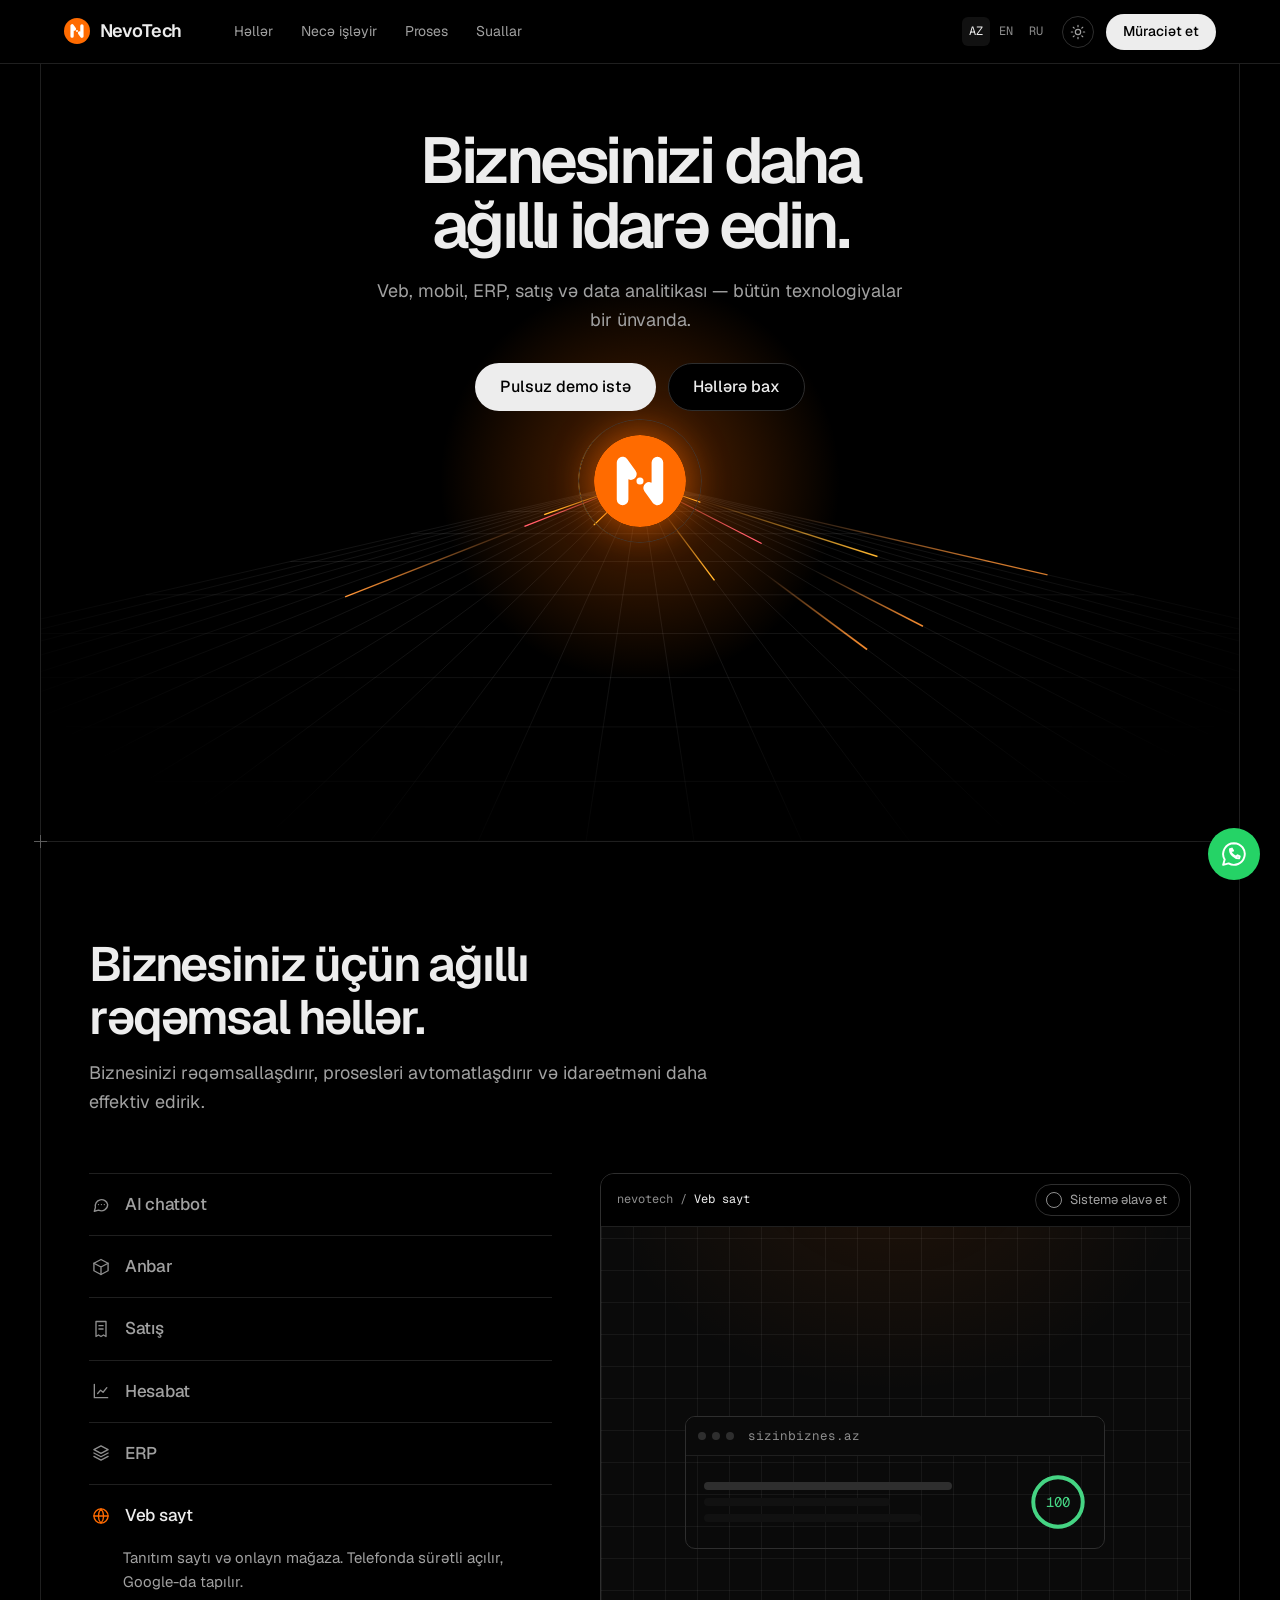
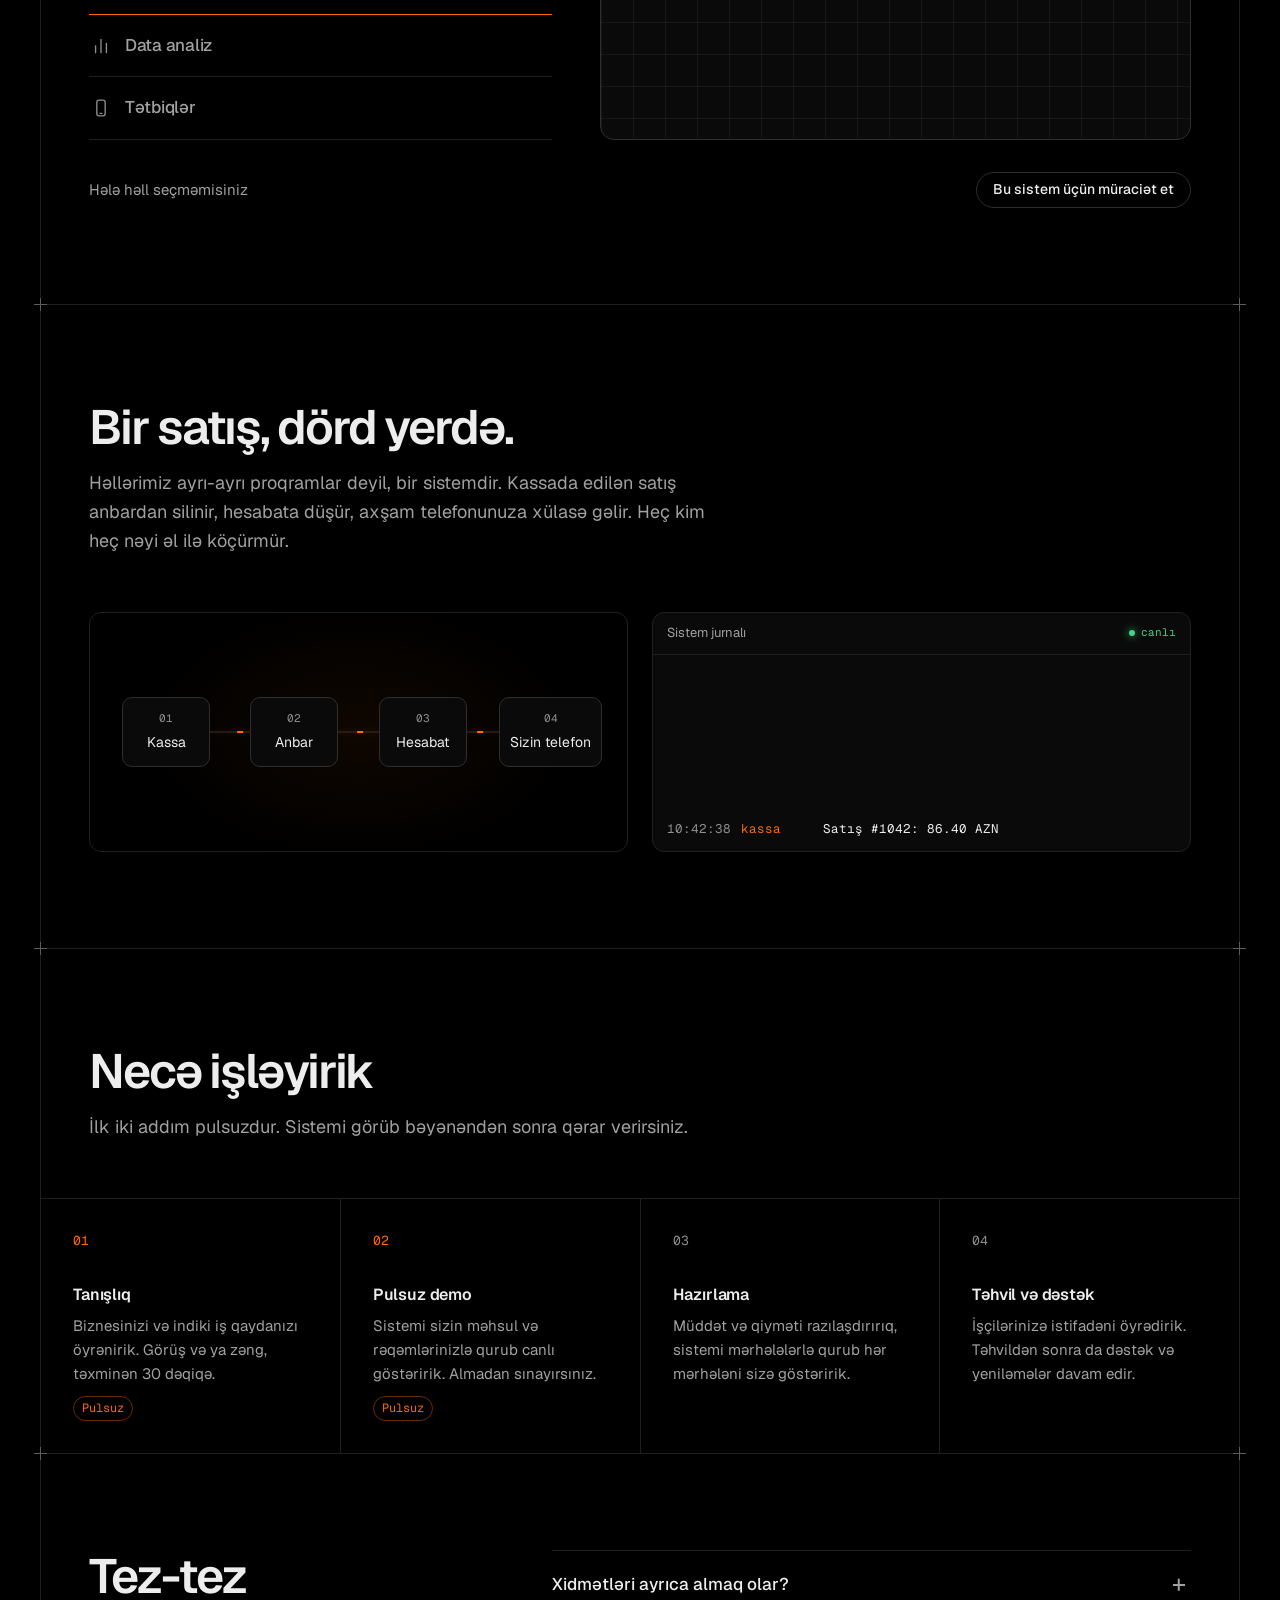
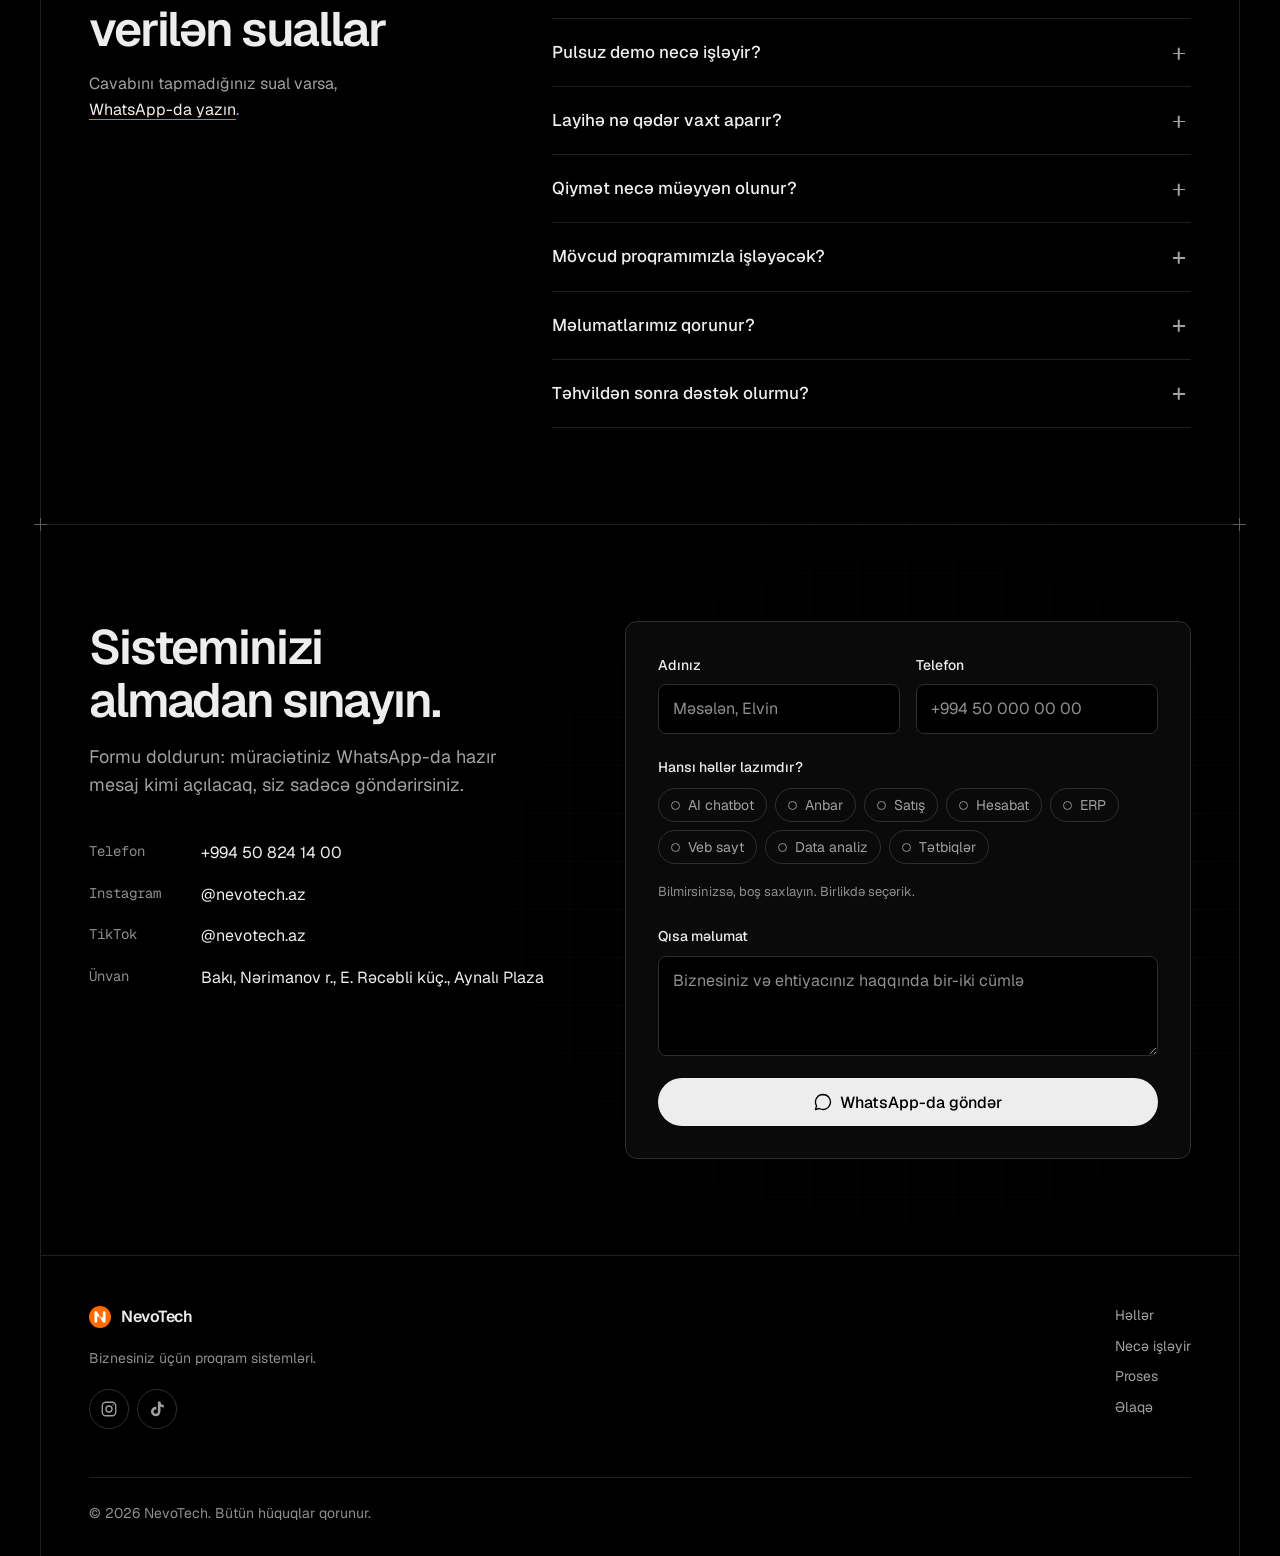
<file: index.html>
<!DOCTYPE html>
<html lang="az">
<head>
  <meta charset="UTF-8">
  <meta name="viewport" content="width=device-width, initial-scale=1.0">
  <!-- seo:start -->
  <title>NevoTech — biznes üçün proqram sistemləri</title>
  <meta name="description" content="NevoTech biznesiniz üçün veb sayt, ERP, anbar, satış, hesabat, data analiz, mobil tətbiq və AI chatbot sistemləri qurur. Demo pulsuzdur.">
  <link rel="canonical" href="https://valiyevvn.github.io/nevotech/">
  <link rel="alternate" hreflang="az" href="https://valiyevvn.github.io/nevotech/">
  <link rel="alternate" hreflang="en" href="https://valiyevvn.github.io/nevotech/en/">
  <link rel="alternate" hreflang="ru" href="https://valiyevvn.github.io/nevotech/ru/">
  <link rel="alternate" hreflang="x-default" href="https://valiyevvn.github.io/nevotech/">
  <meta property="og:type" content="website">
  <meta property="og:locale" content="az_AZ">
  <meta property="og:title" content="NevoTech — biznes üçün proqram sistemləri">
  <meta property="og:description" content="NevoTech biznesiniz üçün veb sayt, ERP, anbar, satış, hesabat, data analiz, mobil tətbiq və AI chatbot sistemləri qurur. Demo pulsuzdur.">
  <meta property="og:url" content="https://valiyevvn.github.io/nevotech/">
  <meta property="og:image" content="https://valiyevvn.github.io/nevotech/assets/logo-mark.png">
  <script>try { var l = localStorage.getItem("nevotech-lang"); if (l === "en" || l === "ru") location.replace(l + "/" + location.hash); } catch (e) {}</script>
  <!-- seo:end -->
  <meta name="theme-color" content="#000000">
  <meta name="color-scheme" content="dark light">
  <!-- Seçilmiş rejimi səhifə çəkilməzdən əvvəl tətbiq edir (gecə rejimi standartdır) -->
  <script>try { if (localStorage.getItem("nevotech-theme") === "light") document.documentElement.dataset.theme = "light"; } catch (e) {}</script>
  <link rel="preload" href="assets/fonts/geist-latin.woff2" as="font" type="font/woff2" crossorigin>
  <link rel="preload" href="assets/fonts/geist-latin-ext.woff2" as="font" type="font/woff2" crossorigin>
  <link rel="icon" type="image/svg+xml" href="assets/favicon.svg">
  <link rel="apple-touch-icon" href="assets/logo-mark.png">
  <link rel="stylesheet" href="css/style.css?v=7ee9a9e1">
</head>
<body>
  <a class="skip" href="#main" data-i18n="a11y.skip">Məzmuna keç</a>

  <!-- ===== HEADER ===== -->
  <header class="header" id="header">
    <div class="header__inner">
      <a href="#home" class="logo" aria-label="NevoTech"><svg class="logo__mark" viewBox="0 0 2000 2000" aria-hidden="true"><circle cx="1000" cy="1000" r="1000"/><path d="M621.5 600V1400M621.5 600L801.5 850M1378.5 600V1400M1378.5 1400L1198.5 1150"/><circle class="dot" cx="1000" cy="1000" r="76.5"/></svg><span>NevoTech</span></a>

      <nav class="nav" id="nav" aria-label="Əsas menyu" data-i18n-aria="a11y.nav">
        <a href="#solutions" data-i18n="nav.modules">Həllər</a>
        <a href="#system" data-i18n="nav.system">Necə işləyir</a>
        <a href="#process" data-i18n="nav.process">Proses</a>
        <a href="#faq" data-i18n="nav.faq">Suallar</a>
      </nav>

      <div class="header__actions">
        <nav class="lang" id="lang" aria-label="Dil" data-i18n-aria="a11y.lang">
          <a href="./" hreflang="az" lang="az" data-lang="az" aria-current="page">AZ</a>
          <a href="en/" hreflang="en" lang="en" data-lang="en">EN</a>
          <a href="ru/" hreflang="ru" lang="ru" data-lang="ru">RU</a>
        </nav>
        <button type="button" class="theme-toggle" id="themeToggle" aria-label="Gündüz rejiminə keç" data-i18n-aria="theme.toLight">
          <svg class="icon icon--sun" viewBox="0 0 24 24" aria-hidden="true"><circle cx="12" cy="12" r="4"/><path d="M12 2v2M12 20v2M4.9 4.9l1.4 1.4M17.7 17.7l1.4 1.4M2 12h2M20 12h2M4.9 19.1l1.4-1.4M17.7 6.3l1.4-1.4"/></svg>
          <svg class="icon icon--moon" viewBox="0 0 24 24" aria-hidden="true"><path d="M20.5 14.5A8.5 8.5 0 0 1 9.5 3.5a8.5 8.5 0 1 0 11 11z"/></svg>
        </button>
        <a href="#contact" class="btn btn--light btn--sm header__cta" data-i18n="nav.cta">Müraciət et</a>
        <button type="button" class="burger" id="burger" aria-label="Menyunu aç" data-i18n-aria="a11y.menu" aria-expanded="false" aria-controls="nav"><span></span><span></span></button>
      </div>
    </div>
  </header>

  <main id="main" class="frame">
    <!-- ===== HERO ===== -->
    <section class="hero" id="home">
      <div class="hero__copy">
        <h1 data-i18n="hero.title">Biznesinizi daha ağıllı idarə edin.</h1>
        <p class="hero__lead" data-i18n="hero.text">Veb, mobil, ERP, satış və data analitikası — bütün texnologiyalar bir ünvanda.</p>
        <div class="hero__buttons">
          <a href="#contact" class="btn btn--light" data-i18n="hero.cta1">Pulsuz demo istə</a>
          <a href="#solutions" class="btn btn--dark" data-i18n="hero.cta2">Həllərə bax</a>
        </div>
      </div>

      <div class="beams" id="beams" aria-hidden="true">
        <canvas class="beams__canvas" id="beamsCanvas"></canvas>
        <div class="beacon" id="beacon">
          <span class="beacon__ring"></span>
          <svg class="logo__mark beacon__mark" viewBox="0 0 2000 2000"><circle cx="1000" cy="1000" r="1000"/><path d="M621.5 600V1400M621.5 600L801.5 850M1378.5 600V1400M1378.5 1400L1198.5 1150"/><circle class="dot" cx="1000" cy="1000" r="76.5"/></svg>
        </div>
      </div>
    </section>

    <!-- ===== SOLUTIONS: one list, one live preview ===== -->
    <section class="section" id="solutions">
      <div class="section__head">
        <h2 data-i18n="modules.title">Biznesiniz üçün ağıllı rəqəmsal həllər.</h2>
        <p data-i18n="modules.text">Biznesinizi rəqəmsallaşdırır, prosesləri avtomatlaşdırır və idarəetməni daha effektiv edirik.</p>
      </div>

      <ul class="sols" id="sols">
        <!-- AI chatbot -->
        <li class="sol is-active" data-module="ai">
          <button type="button" class="sol__head" aria-expanded="true" aria-controls="sol-ai">
            <svg class="sol__icon" viewBox="0 0 24 24" aria-hidden="true"><path d="M20 11.5a7.5 7.5 0 0 1-10.9 6.7L4 19.5l1.3-4.6A7.5 7.5 0 1 1 20 11.5z"/><path d="M9 11.5h.01M12.5 11.5h.01M16 11.5h.01"/></svg>
            <span data-i18n="mod.ai">AI chatbot</span>
            <i class="sol__mark" aria-hidden="true"></i>
          </button>
          <div class="sol__more"><p data-i18n="cell.ai">WhatsApp, Instagram və saytda gecə-gündüz cavab verir, sifariş qəbul edir.</p></div>
          <div class="sol__stage" id="sol-ai">
            <div class="sol__bar"><span class="sol__crumb"><i>nevotech / </i><span data-i18n="mod.ai">AI chatbot</span></span><button type="button" class="pick" aria-pressed="false"><span class="pick__on" data-i18n="pick.on">Sistemdədir</span><span class="pick__off" data-i18n="pick.off">Sistemə əlavə et</span></button></div>
            <div class="sol__view" aria-hidden="true">
              <div class="viz chat" data-seq="1400">
                <span class="chat__time" data-i18n="chat.time">Gecə, 03:14</span>
                <p class="chat__msg chat__msg--in" data-step data-i18n="chat.c1">Salam, 42 ölçü ağ krossovka var?</p>
                <p class="chat__msg chat__msg--out" data-step data-i18n="chat.c2">Salam! Var, 2 cüt qalıb. Sifariş edək?</p>
                <p class="chat__msg chat__msg--in" data-step data-i18n="chat.c3">Bəli, Nərimanova çatdırın.</p>
                <p class="chat__msg chat__msg--out" data-step data-i18n="chat.c4">Sifariş #1042 qəbul olundu. Sabah çatdırılacaq.</p>
              </div>
            </div>
          </div>
        </li>

        <!-- Stock -->
        <li class="sol" data-module="stock">
          <button type="button" class="sol__head" aria-expanded="false" aria-controls="sol-stock">
            <svg class="sol__icon" viewBox="0 0 24 24" aria-hidden="true"><path d="M20.5 7.5 12 3 3.5 7.5v9L12 21l8.5-4.5z"/><path d="M3.5 7.5 12 12l8.5-4.5M12 12v9"/></svg>
            <span data-i18n="mod.stock">Anbar</span>
            <i class="sol__mark" aria-hidden="true"></i>
          </button>
          <div class="sol__more"><p data-i18n="cell.stock">Qalıq real vaxtda görünür. Mal bitəndə sistem özü xəbər verir.</p></div>
          <div class="sol__stage" id="sol-stock">
            <div class="sol__bar"><span class="sol__crumb"><i>nevotech / </i><span data-i18n="mod.stock">Anbar</span></span><button type="button" class="pick" aria-pressed="false"><span class="pick__on" data-i18n="pick.on">Sistemdədir</span><span class="pick__off" data-i18n="pick.off">Sistemə əlavə et</span></button></div>
            <div class="sol__view" aria-hidden="true">
              <div class="viz stock" id="stockViz">
                <div class="stock__row" data-qty="412"><span data-i18n="stock.i1">Un, 1 kq</span><i class="stock__bar"><b></b></i><span class="stock__qty">412</span></div>
                <div class="stock__row" data-qty="238"><span data-i18n="stock.i2">Şəkər</span><i class="stock__bar"><b></b></i><span class="stock__qty">238</span></div>
                <div class="stock__row" data-qty="96"><span data-i18n="stock.i3">Yağ, 5 l</span><i class="stock__bar"><b></b></i><span class="stock__qty">96</span></div>
                <div class="stock__row" data-qty="34" data-watch><span data-i18n="stock.i4">Çay</span><i class="stock__bar"><b></b></i><span class="stock__qty">34</span></div>
                <p class="stock__alert" data-i18n="stock.low">Çay az qalıb, sifariş verin</p>
              </div>
            </div>
          </div>
        </li>

        <!-- Sales -->
        <li class="sol" data-module="sales">
          <button type="button" class="sol__head" aria-expanded="false" aria-controls="sol-sales">
            <svg class="sol__icon" viewBox="0 0 24 24" aria-hidden="true"><path d="M6 3h12v18l-3-1.8-3 1.8-3-1.8L6 21z"/><path d="M9.5 8h5M9.5 12h5"/></svg>
            <span data-i18n="mod.sales">Satış</span>
            <i class="sol__mark" aria-hidden="true"></i>
          </button>
          <div class="sol__more"><p data-i18n="cell.sales">Kassa, sifariş və müştəri bazası. Hər satış anbara və hesabata öz-özünə düşür.</p></div>
          <div class="sol__stage" id="sol-sales">
            <div class="sol__bar"><span class="sol__crumb"><i>nevotech / </i><span data-i18n="mod.sales">Satış</span></span><button type="button" class="pick" aria-pressed="false"><span class="pick__on" data-i18n="pick.on">Sistemdədir</span><span class="pick__off" data-i18n="pick.off">Sistemə əlavə et</span></button></div>
            <div class="sol__view" aria-hidden="true">
              <div class="viz receipt" data-seq="900">
                <p class="receipt__head"><span data-i18n="receipt.title">Çek</span> #1042</p>
                <p class="receipt__line" data-step><span data-i18n="receipt.i1">Krossovka, 42</span><span>79.00</span></p>
                <p class="receipt__line" data-step><span data-i18n="receipt.i2">Corab</span><span>7.40</span></p>
                <p class="receipt__line receipt__line--total" data-step><span data-i18n="receipt.total">Cəmi</span><span>86.40 AZN</span></p>
                <p class="receipt__ok" data-step data-i18n="receipt.ok">Anbardan silindi, hesabata yazıldı</p>
              </div>
            </div>
          </div>
        </li>

        <!-- Reports -->
        <li class="sol" data-module="reports">
          <button type="button" class="sol__head" aria-expanded="false" aria-controls="sol-reports">
            <svg class="sol__icon" viewBox="0 0 24 24" aria-hidden="true"><path d="M4 4v16h16"/><path d="m8 15 3.5-4 3 2.5L19 8"/></svg>
            <span data-i18n="mod.reports">Hesabat</span>
            <i class="sol__mark" aria-hidden="true"></i>
          </button>
          <div class="sol__more"><p data-i18n="cell.reports">Gündəlik, aylıq və illik hesabatlar avtomatik hazırlanır.</p></div>
          <div class="sol__stage" id="sol-reports">
            <div class="sol__bar"><span class="sol__crumb"><i>nevotech / </i><span data-i18n="mod.reports">Hesabat</span></span><button type="button" class="pick" aria-pressed="false"><span class="pick__on" data-i18n="pick.on">Sistemdədir</span><span class="pick__off" data-i18n="pick.off">Sistemə əlavə et</span></button></div>
            <div class="sol__view" aria-hidden="true">
              <div class="viz report">
                <div class="report__top"><span data-i18n="report.label">Gəlir, oktyabr</span><b>+18%</b></div>
                <svg class="report__chart" viewBox="0 0 240 90" preserveAspectRatio="none">
                  <path class="report__grid" d="M0 22.5H240M0 45H240M0 67.5H240"/>
                  <path class="report__area" d="M0 78 L30 70 L60 74 L90 56 L120 60 L150 40 L180 44 L210 22 L240 12 V90 H0Z"/>
                  <path class="report__line" pathLength="1" d="M0 78 L30 70 L60 74 L90 56 L120 60 L150 40 L180 44 L210 22 L240 12"/>
                </svg>
              </div>
            </div>
          </div>
        </li>

        <!-- ERP -->
        <li class="sol" data-module="erp">
          <button type="button" class="sol__head" aria-expanded="false" aria-controls="sol-erp">
            <svg class="sol__icon" viewBox="0 0 24 24" aria-hidden="true"><path d="m12 3.5 8.5 4.5-8.5 4.5L3.5 8z"/><path d="m3.5 12 8.5 4.5 8.5-4.5M3.5 16l8.5 4.5 8.5-4.5"/></svg>
            <span data-i18n="mod.erp">ERP</span>
            <i class="sol__mark" aria-hidden="true"></i>
          </button>
          <div class="sol__more"><p data-i18n="cell.erp">Maliyyə, kadr, satış və anbar bir bazada. Hər şöbə eyni rəqəmləri görür.</p></div>
          <div class="sol__stage" id="sol-erp">
            <div class="sol__bar"><span class="sol__crumb"><i>nevotech / </i><span data-i18n="mod.erp">ERP</span></span><button type="button" class="pick" aria-pressed="false"><span class="pick__on" data-i18n="pick.on">Sistemdədir</span><span class="pick__off" data-i18n="pick.off">Sistemə əlavə et</span></button></div>
            <div class="sol__view" aria-hidden="true">
              <div class="viz erp">
                <svg class="erp__links" viewBox="0 0 240 120" preserveAspectRatio="none">
                  <path d="M60 30 L120 60 M180 30 L120 60 M60 90 L120 60 M180 90 L120 60"/>
                  <path class="flow" d="M60 30 L120 60 M180 30 L120 60 M60 90 L120 60 M180 90 L120 60"/>
                </svg>
                <span class="erp__node" style="--x:25%;--y:25%" data-i18n="erp.n1">Maliyyə</span>
                <span class="erp__node" style="--x:75%;--y:25%" data-i18n="erp.n2">Kadr</span>
                <span class="erp__node" style="--x:25%;--y:75%" data-i18n="erp.n3">Satış</span>
                <span class="erp__node" style="--x:75%;--y:75%" data-i18n="erp.n4">Anbar</span>
                <span class="erp__core">DB</span>
              </div>
            </div>
          </div>
        </li>

        <!-- Website -->
        <li class="sol" data-module="web">
          <button type="button" class="sol__head" aria-expanded="false" aria-controls="sol-web">
            <svg class="sol__icon" viewBox="0 0 24 24" aria-hidden="true"><circle cx="12" cy="12" r="8.5"/><path d="M3.5 12h17M12 3.5a13 13 0 0 1 0 17M12 3.5a13 13 0 0 0 0 17"/></svg>
            <span data-i18n="mod.web">Veb sayt</span>
            <i class="sol__mark" aria-hidden="true"></i>
          </button>
          <div class="sol__more"><p data-i18n="cell.web">Tanıtım saytı və onlayn mağaza. Telefonda sürətli açılır, Google-da tapılır.</p></div>
          <div class="sol__stage" id="sol-web">
            <div class="sol__bar"><span class="sol__crumb"><i>nevotech / </i><span data-i18n="mod.web">Veb sayt</span></span><button type="button" class="pick" aria-pressed="false"><span class="pick__on" data-i18n="pick.on">Sistemdədir</span><span class="pick__off" data-i18n="pick.off">Sistemə əlavə et</span></button></div>
            <div class="sol__view" aria-hidden="true">
              <div class="viz browser">
                <div class="browser__bar"><i></i><i></i><i></i><span>sizinbiznes.az</span></div>
                <div class="browser__body">
                  <div class="browser__lines"><b></b><b></b><b></b></div>
                  <div class="score"><svg viewBox="0 0 36 36"><circle cx="18" cy="18" r="15.9"/><circle class="score__arc" cx="18" cy="18" r="15.9" pathLength="100"/></svg><span>100</span></div>
                </div>
              </div>
            </div>
          </div>
        </li>

        <!-- Data -->
        <li class="sol" data-module="data">
          <button type="button" class="sol__head" aria-expanded="false" aria-controls="sol-data">
            <svg class="sol__icon" viewBox="0 0 24 24" aria-hidden="true"><path d="M5.5 20v-8M12 20V4M18.5 20v-11"/></svg>
            <span data-i18n="mod.data">Data analiz</span>
            <i class="sol__mark" aria-hidden="true"></i>
          </button>
          <div class="sol__more"><p data-i18n="cell.data">Hansı filialın, hansı məhsulun qazandırdığını rəqəmlə görürsünüz.</p></div>
          <div class="sol__stage" id="sol-data">
            <div class="sol__bar"><span class="sol__crumb"><i>nevotech / </i><span data-i18n="mod.data">Data analiz</span></span><button type="button" class="pick" aria-pressed="false"><span class="pick__on" data-i18n="pick.on">Sistemdədir</span><span class="pick__off" data-i18n="pick.off">Sistemə əlavə et</span></button></div>
            <div class="sol__view" aria-hidden="true">
              <div class="viz bars">
                <div class="bars__row"><span data-i18n="data.b1">Nərimanov</span><i style="--w:92%"></i></div>
                <div class="bars__row"><span data-i18n="data.b2">Yasamal</span><i style="--w:64%"></i></div>
                <div class="bars__row"><span data-i18n="data.b3">Xətai</span><i style="--w:41%"></i></div>
              </div>
            </div>
          </div>
        </li>

        <!-- Apps -->
        <li class="sol" data-module="apps">
          <button type="button" class="sol__head" aria-expanded="false" aria-controls="sol-apps">
            <svg class="sol__icon" viewBox="0 0 24 24" aria-hidden="true"><rect x="7" y="2.5" width="10" height="19" rx="2.5"/><path d="M11 18.5h2"/></svg>
            <span data-i18n="mod.apps">Tətbiqlər</span>
            <i class="sol__mark" aria-hidden="true"></i>
          </button>
          <div class="sol__more"><p data-i18n="cell.apps">Android və iOS: müştəriləriniz üçün sifariş, işçiləriniz üçün iş tətbiqi.</p></div>
          <div class="sol__stage" id="sol-apps">
            <div class="sol__bar"><span class="sol__crumb"><i>nevotech / </i><span data-i18n="mod.apps">Tətbiqlər</span></span><button type="button" class="pick" aria-pressed="false"><span class="pick__on" data-i18n="pick.on">Sistemdədir</span><span class="pick__off" data-i18n="pick.off">Sistemə əlavə et</span></button></div>
            <div class="sol__view" aria-hidden="true">
              <div class="viz phone" data-seq="1200">
                <p class="phone__title"><span data-i18n="app.order">Sifariş</span> #1042</p>
                <p class="phone__step" data-step data-i18n="app.s1">Qəbul edildi</p>
                <p class="phone__step" data-step data-i18n="app.s2">Hazırlanır</p>
                <p class="phone__step" data-step data-i18n="app.s3">Yoldadır</p>
              </div>
            </div>
          </div>
        </li>
      </ul>

      <div class="picked">
        <p id="pickedCount" aria-live="polite"></p>
        <a href="#contact" class="btn btn--dark btn--sm" data-i18n="picked.cta">Bu sistem üçün müraciət et</a>
      </div>
    </section>

    <!-- ===== SYSTEM ===== -->
    <section class="section" id="system">
      <div class="section__head">
        <h2 data-i18n="system.title">Bir satış, dörd yerdə.</h2>
        <p data-i18n="system.text">Həllərimiz ayrı-ayrı proqramlar deyil, bir sistemdir. Kassada edilən satış anbardan silinir, hesabata düşür, axşam telefonunuza xülasə gəlir. Heç kim heç nəyi əl ilə köçürmür.</p>
      </div>
      <div class="flow-wrap" aria-hidden="true">
        <div class="pipeline">
          <svg class="pipeline__wires" viewBox="0 0 100 10" preserveAspectRatio="none">
            <path d="M12.5 5H87.5"/>
            <path class="flow" d="M12.5 5H87.5"/>
          </svg>
          <div class="pipeline__node"><i>01</i><span data-i18n="system.n1">Kassa</span></div>
          <div class="pipeline__node"><i>02</i><span data-i18n="system.n2">Anbar</span></div>
          <div class="pipeline__node"><i>03</i><span data-i18n="system.n3">Hesabat</span></div>
          <div class="pipeline__node"><i>04</i><span data-i18n="system.n4">Sizin telefon</span></div>
        </div>
        <div class="log">
          <div class="log__bar"><span data-i18n="system.log">Sistem jurnalı</span><i class="log__live" data-i18n="system.live">canlı</i></div>
          <ol class="log__lines" id="logLines"></ol>
        </div>
      </div>
    </section>

    <!-- ===== PROCESS ===== -->
    <section class="section" id="process">
      <div class="section__head">
        <h2 data-i18n="process.title">Necə işləyirik</h2>
        <p data-i18n="process.text">İlk iki addım pulsuzdur. Sistemi görüb bəyənəndən sonra qərar verirsiniz.</p>
      </div>
      <ol class="steps">
        <li class="step step--free">
          <span class="step__num">01</span>
          <h3 data-i18n="process.s1.t">Tanışlıq</h3>
          <p data-i18n="process.s1.d">Biznesinizi və indiki iş qaydanızı öyrənirik. Görüş və ya zəng, təxminən 30 dəqiqə.</p>
          <span class="step__tag" data-i18n="process.free">Pulsuz</span>
        </li>
        <li class="step step--free">
          <span class="step__num">02</span>
          <h3 data-i18n="process.s2.t">Pulsuz demo</h3>
          <p data-i18n="process.s2.d">Sistemi sizin məhsul və rəqəmlərinizlə qurub canlı göstəririk. Almadan sınayırsınız.</p>
          <span class="step__tag" data-i18n="process.free">Pulsuz</span>
        </li>
        <li class="step">
          <span class="step__num">03</span>
          <h3 data-i18n="process.s3.t">Hazırlama</h3>
          <p data-i18n="process.s3.d">Müddət və qiyməti razılaşdırırıq, sistemi mərhələlərlə qurub hər mərhələni sizə göstəririk.</p>
        </li>
        <li class="step">
          <span class="step__num">04</span>
          <h3 data-i18n="process.s4.t">Təhvil və dəstək</h3>
          <p data-i18n="process.s4.d">İşçilərinizə istifadəni öyrədirik. Təhvildən sonra da dəstək və yeniləmələr davam edir.</p>
        </li>
      </ol>
    </section>

    <!-- ===== FAQ ===== -->
    <section class="section faq" id="faq">
      <div class="faq__intro">
        <h2 data-i18n="faq.title">Tez-tez verilən suallar</h2>
        <p><span data-i18n="faq.text">Cavabını tapmadığınız sual varsa,</span> <a href="#" class="js-wa-link" data-i18n="faq.link">WhatsApp-da yazın</a>.</p>
      </div>
      <div class="faq__list">
        <details><summary data-i18n="faq.q1">Xidmətləri ayrıca almaq olar?</summary><p data-i18n="faq.a1">Bəli. Hər həll müstəqil işləyir. Sonradan yenisini əlavə etsəniz, mövcud sistemə qoşulur.</p></details>
        <details><summary data-i18n="faq.q2">Pulsuz demo necə işləyir?</summary><p data-i18n="faq.a2">İşinizə uyğun nümunə sistem qurub canlı göstəririk. Ödəniş və öhdəlik yoxdur: bəyənməsəniz, heç nə borclu deyilsiniz.</p></details>
        <details><summary data-i18n="faq.q3">Layihə nə qədər vaxt aparır?</summary><p data-i18n="faq.a3">Sadə tanıtım saytı 1–2 həftə, ERP və idarəetmə sistemləri isə həcmindən asılı olaraq 1–3 ay çəkir.</p></details>
        <details><summary data-i18n="faq.q4">Qiymət necə müəyyən olunur?</summary><p data-i18n="faq.a4">Qiymət seçdiyiniz həllərdən və funksiyaların həcmindən asılıdır. Tanışlıqdan sonra dəqiq təklif təqdim edirik.</p></details>
        <details><summary data-i18n="faq.q5">Mövcud proqramımızla işləyəcək?</summary><p data-i18n="faq.a5">Əksər hallarda bəli. İstifadə etdiyiniz proqramlarla inteqrasiya imkanlarını birlikdə araşdırırıq.</p></details>
        <details><summary data-i18n="faq.q6">Məlumatlarımız qorunur?</summary><p data-i18n="faq.a6">Bəli. Məlumatlar qorunan serverlərdə saxlanılır, ehtiyat nüsxələr çıxarılır. Hər işçinin nəyi görə biləcəyini siz təyin edirsiniz.</p></details>
        <details><summary data-i18n="faq.q7">Təhvildən sonra dəstək olurmu?</summary><p data-i18n="faq.a7">Bəli. Təhvildən sonra texniki dəstək veririk, lazım olduqda sistemi yeniləyirik.</p></details>
      </div>
    </section>

    <!-- ===== CONTACT ===== -->
    <section class="section contact" id="contact">
      <div class="contact__info">
        <h2 data-i18n="contact.title">Sisteminizi almadan sınayın.</h2>
        <p data-i18n="contact.text">Formu doldurun: müraciətiniz WhatsApp-da hazır mesaj kimi açılacaq, siz sadəcə göndərirsiniz.</p>
        <dl class="contact__list">
          <div><dt data-i18n="contact.phone">Telefon</dt><dd><a href="#" class="js-phone">+994 50 824 14 00</a></dd></div>
          <div><dt>Instagram</dt><dd><a href="https://instagram.com/nevotech.az" target="_blank" rel="noopener" data-social="instagram">@nevotech.az</a></dd></div>
          <div><dt>TikTok</dt><dd><a href="https://www.tiktok.com/@nevotech.az" target="_blank" rel="noopener" data-social="tiktok">@nevotech.az</a></dd></div>
          <div><dt data-i18n="contact.addressLabel">Ünvan</dt><dd><a href="#" target="_blank" rel="noopener" class="js-map" data-i18n="contact.address">Bakı, Nərimanov r., E. Rəcəbli küç., Aynalı Plaza</a></dd></div>
        </dl>
      </div>

      <form class="form" id="contactForm" novalidate>
        <div class="form__row">
          <label class="field">
            <span data-i18n="form.name">Adınız</span>
            <input type="text" name="name" autocomplete="name" required data-i18n-ph="form.namePh" placeholder="Məsələn, Elvin">
          </label>
          <label class="field">
            <span data-i18n="form.phone">Telefon</span>
            <input type="tel" name="phone" autocomplete="tel" required placeholder="+994 50 000 00 00">
          </label>
        </div>
        <fieldset class="field">
          <legend data-i18n="form.modules">Hansı həllər lazımdır?</legend>
          <div class="chips">
            <label class="chip"><input type="checkbox" name="modules" value="ai"><span data-i18n="mod.ai">AI chatbot</span></label>
            <label class="chip"><input type="checkbox" name="modules" value="stock"><span data-i18n="mod.stock">Anbar</span></label>
            <label class="chip"><input type="checkbox" name="modules" value="sales"><span data-i18n="mod.sales">Satış</span></label>
            <label class="chip"><input type="checkbox" name="modules" value="reports"><span data-i18n="mod.reports">Hesabat</span></label>
            <label class="chip"><input type="checkbox" name="modules" value="erp"><span data-i18n="mod.erp">ERP</span></label>
            <label class="chip"><input type="checkbox" name="modules" value="web"><span data-i18n="mod.web">Veb sayt</span></label>
            <label class="chip"><input type="checkbox" name="modules" value="data"><span data-i18n="mod.data">Data analiz</span></label>
            <label class="chip"><input type="checkbox" name="modules" value="apps"><span data-i18n="mod.apps">Tətbiqlər</span></label>
          </div>
          <p class="field__hint" data-i18n="form.modulesHint">Bilmirsinizsə, boş saxlayın. Birlikdə seçərik.</p>
        </fieldset>
        <label class="field">
          <span data-i18n="form.message">Qısa məlumat</span>
          <textarea name="message" rows="3" data-i18n-ph="form.messagePh" placeholder="Biznesiniz və ehtiyacınız haqqında bir-iki cümlə"></textarea>
        </label>
        <p class="form__error" id="formError" role="alert" hidden data-i18n="form.error">Adınızı və telefon nömrənizi yazın.</p>
        <button type="submit" class="btn btn--light btn--block">
          <svg class="icon" viewBox="0 0 24 24" aria-hidden="true"><path d="M12 2a10 10 0 0 0-8.6 15.1L2 22l5-1.3A10 10 0 1 0 12 2z"/></svg>
          <span data-i18n="form.submit">WhatsApp-da göndər</span>
        </button>
      </form>
    </section>
  </main>

  <!-- ===== FOOTER ===== -->
  <footer class="footer frame">
    <div class="footer__brand">
      <a href="#home" class="logo" aria-label="NevoTech"><svg class="logo__mark" viewBox="0 0 2000 2000" aria-hidden="true"><circle cx="1000" cy="1000" r="1000"/><path d="M621.5 600V1400M621.5 600L801.5 850M1378.5 600V1400M1378.5 1400L1198.5 1150"/><circle class="dot" cx="1000" cy="1000" r="76.5"/></svg><span>NevoTech</span></a>
      <p data-i18n="footer.text">Biznesiniz üçün proqram sistemləri.</p>
      <nav class="footer__social" aria-label="Sosial şəbəkələr" data-i18n-aria="a11y.social">
        <a href="https://instagram.com/nevotech.az" target="_blank" rel="noopener" data-social="instagram" aria-label="Instagram"><svg class="icon" viewBox="0 0 24 24" aria-hidden="true"><rect x="3" y="3" width="18" height="18" rx="5"/><circle cx="12" cy="12" r="4"/><path d="M17.5 6.5h.01"/></svg></a>
        <a href="https://www.tiktok.com/@nevotech.az" target="_blank" rel="noopener" data-social="tiktok" aria-label="TikTok"><svg class="icon icon--fill" viewBox="0 0 24 24" aria-hidden="true"><path d="M16.6 2h-3.4v13.4a2.9 2.9 0 1 1-2.9-2.9c.3 0 .6 0 .9.1V9.1a6.3 6.3 0 1 0 5.4 6.3V8.6a8 8 0 0 0 4.4 1.4V6.6a4.5 4.5 0 0 1-4.4-4.6z"/></svg></a>
      </nav>
    </div>
    <nav class="footer__nav" aria-label="Footer">
      <a href="#solutions" data-i18n="nav.modules">Həllər</a>
      <a href="#system" data-i18n="nav.system">Necə işləyir</a>
      <a href="#process" data-i18n="nav.process">Proses</a>
      <a href="#contact" data-i18n="nav.contact">Əlaqə</a>
    </nav>
    <p class="footer__copy">© <span id="year"></span> NevoTech. <span data-i18n="footer.rights">Bütün hüquqlar qorunur.</span></p>
  </footer>

  <!-- Floating WhatsApp -->
  <a href="#" class="wa-float js-wa-link" target="_blank" rel="noopener" aria-label="WhatsApp">
    <svg class="icon" viewBox="0 0 24 24" aria-hidden="true"><path d="M12 2a10 10 0 0 0-8.6 15.1L2 22l5-1.3A10 10 0 1 0 12 2z"/><path d="M8.5 8.5c.5 2.5 2.5 5 5.5 6l1.3-1.3 2 1-.6 1.8c-4 .3-8.7-4.3-8.4-8.4l1.8-.6 1 2z"/></svg>
  </a>

  <script src="js/config.js?v=bc490abd" defer></script>
  <script src="js/i18n.js?v=fd37a5ee" defer></script>
  <script src="js/main.js?v=10cbb5dd" defer></script>
</body>
</html>
</file>
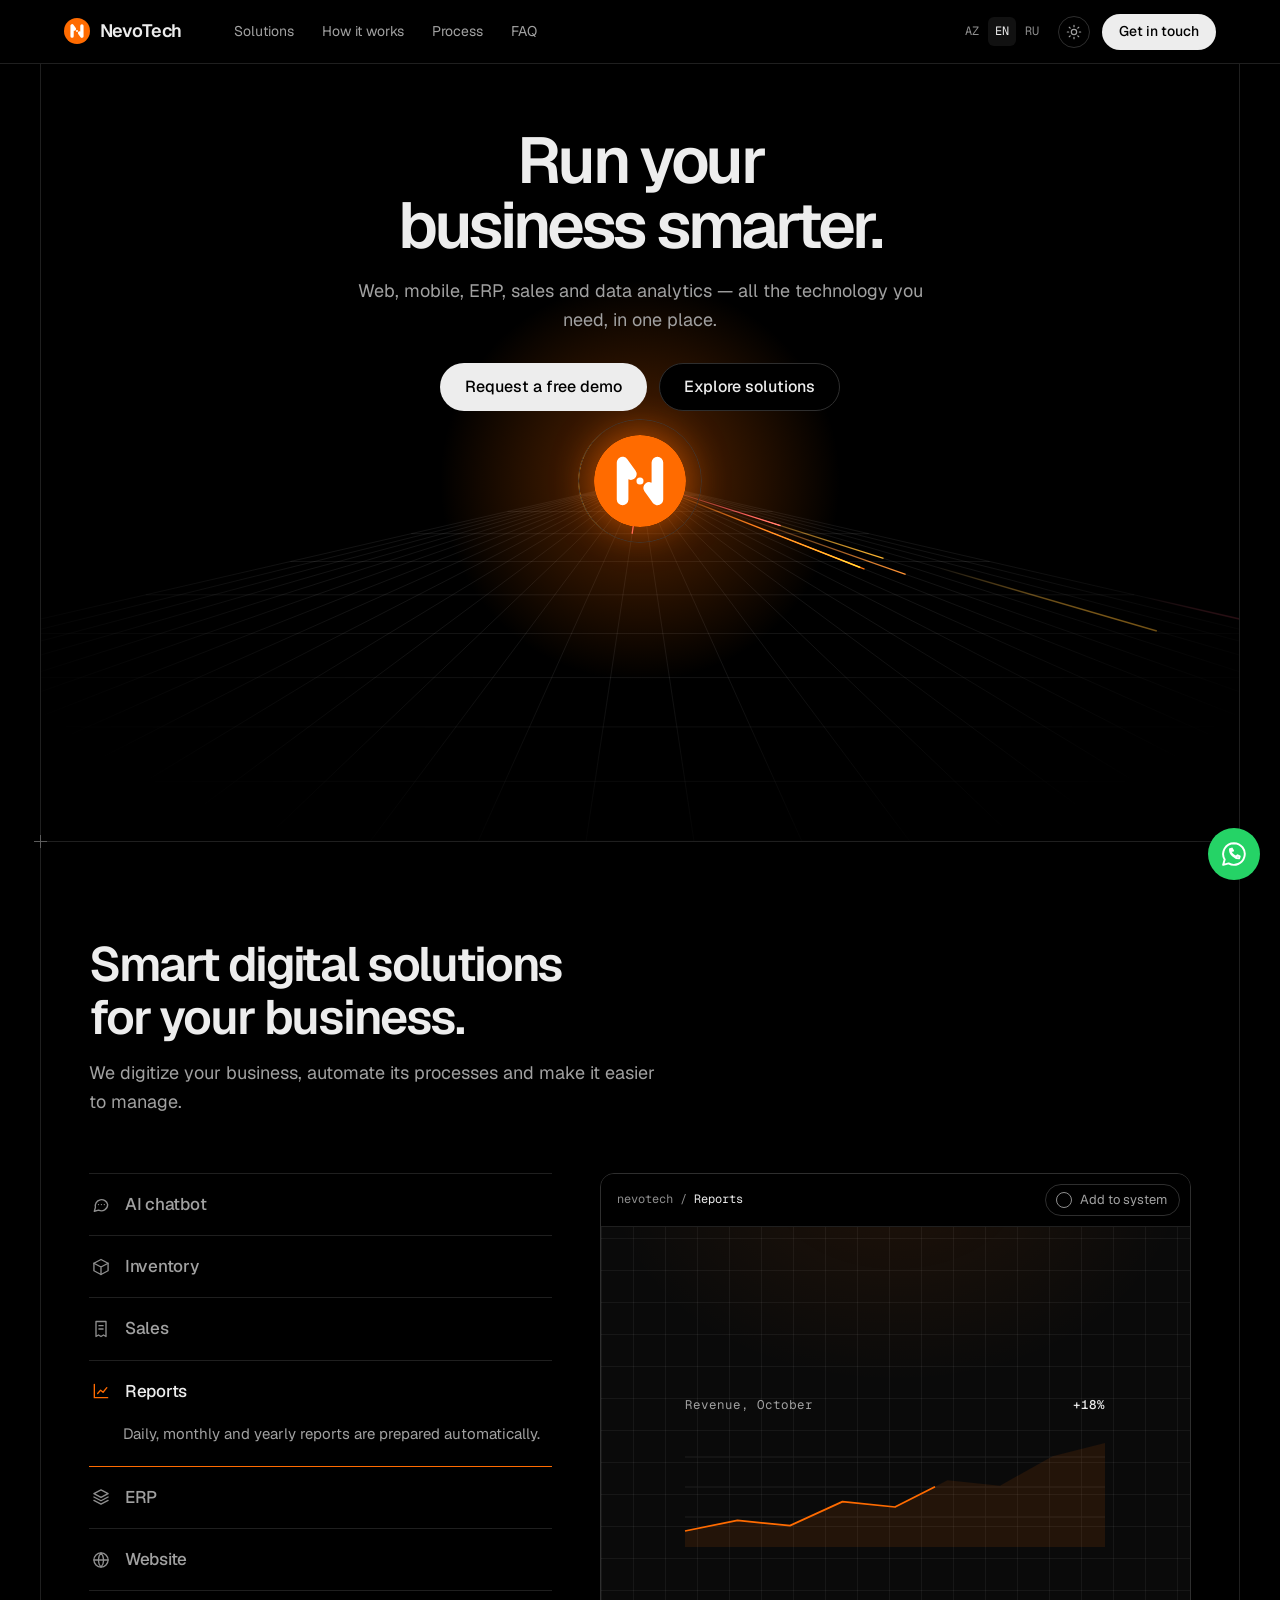
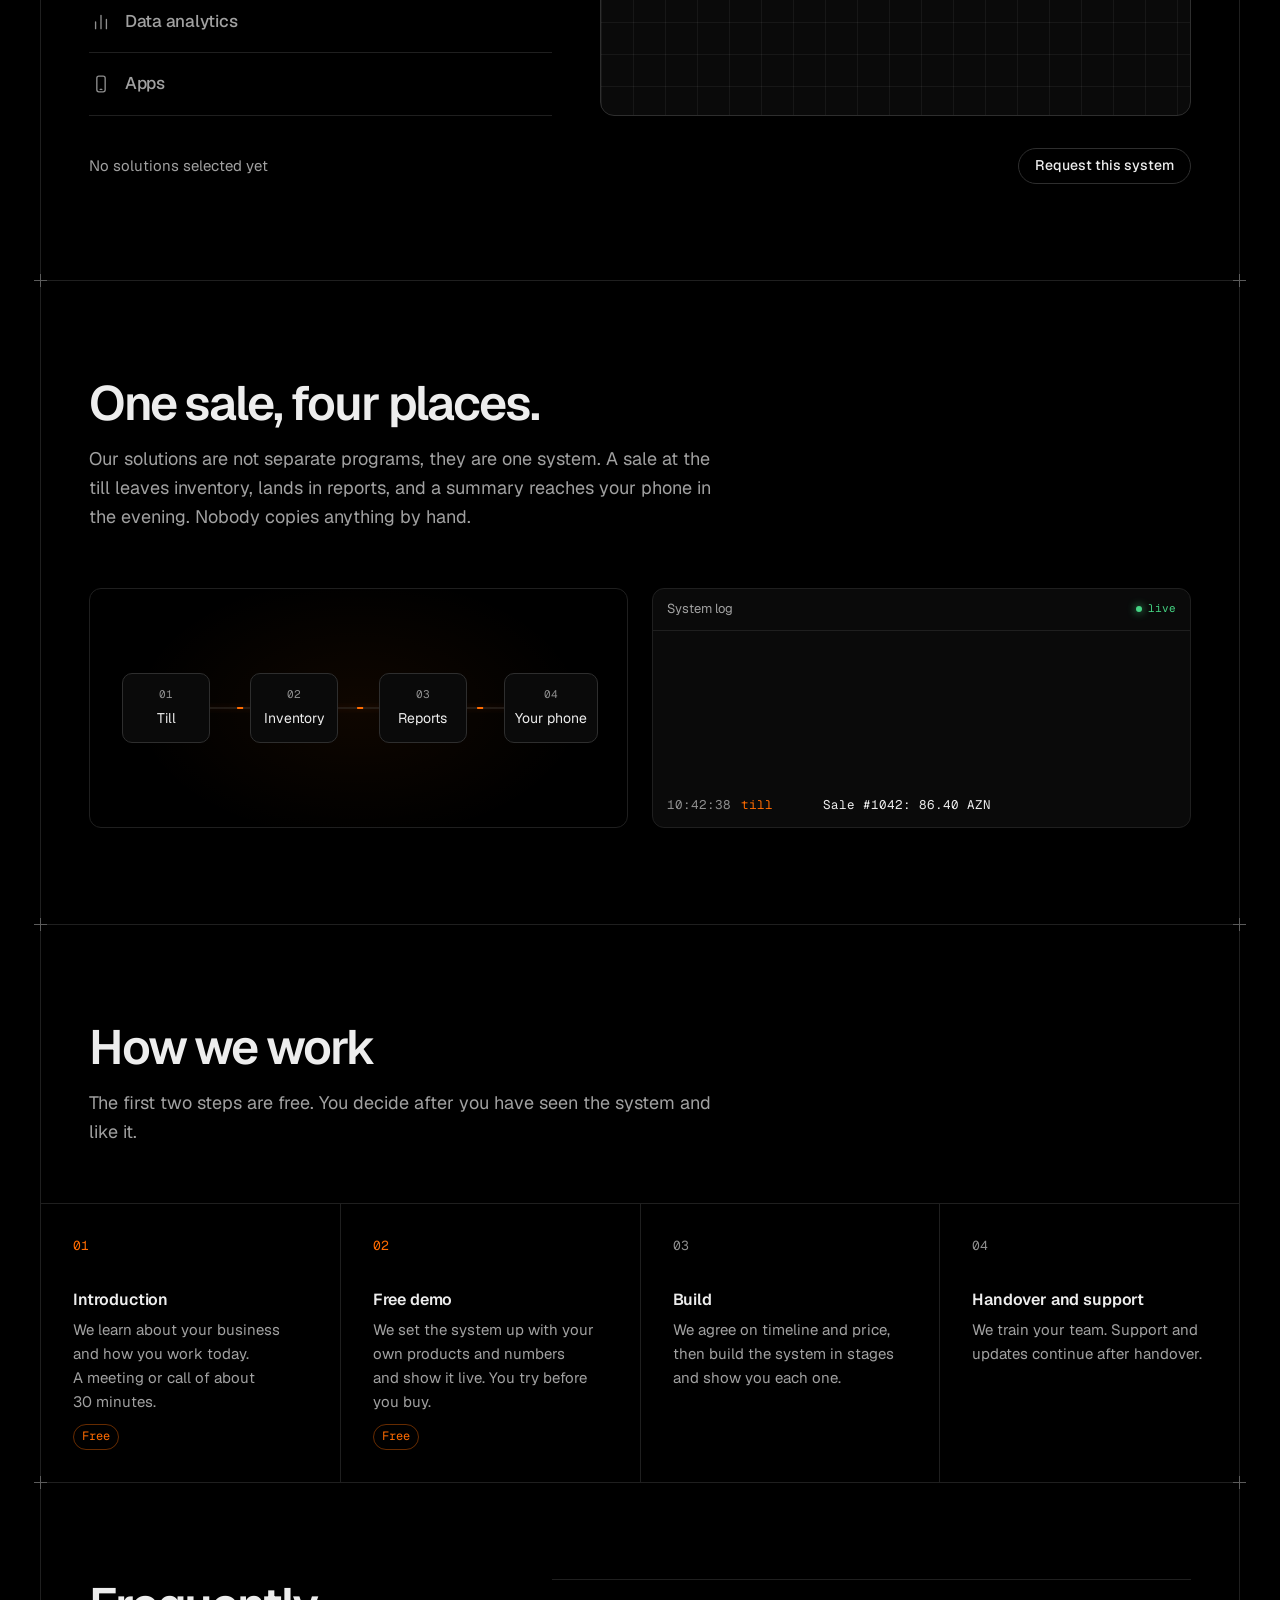
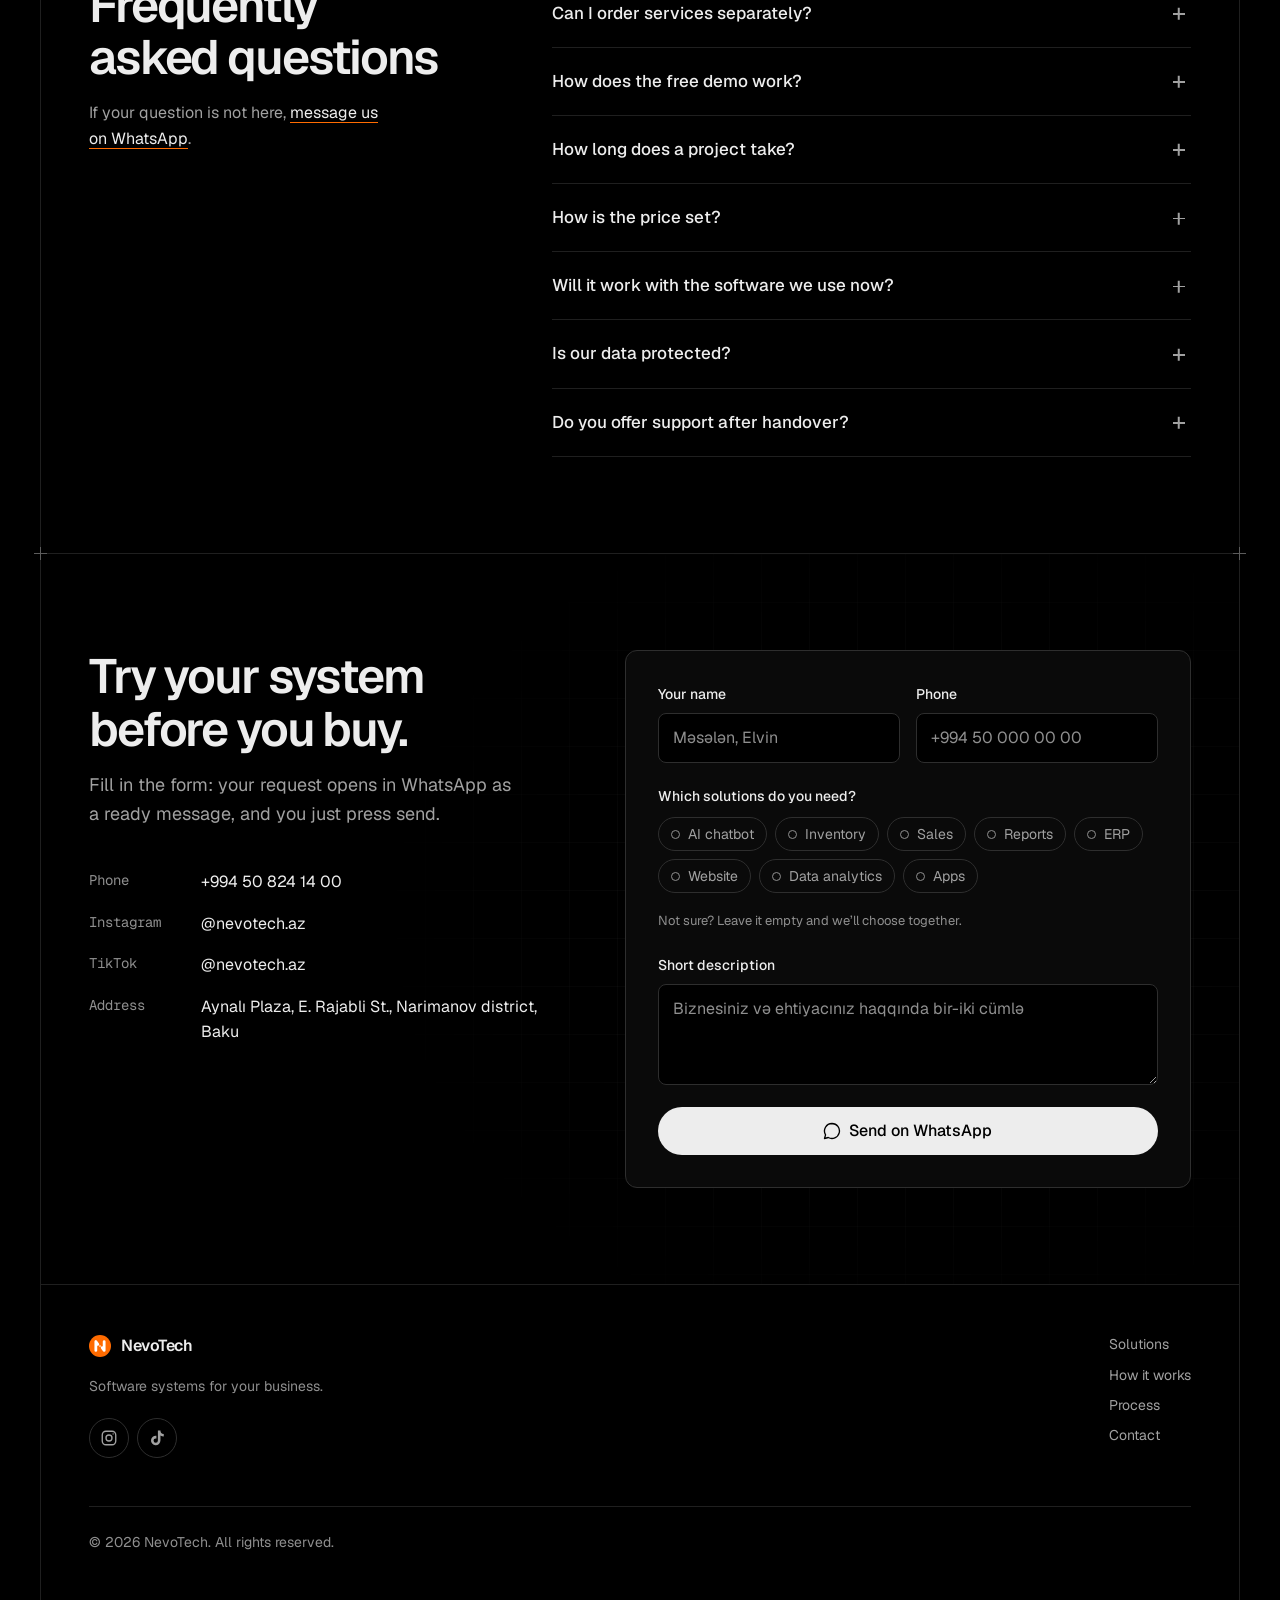
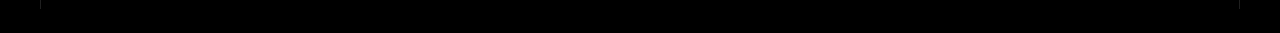
<file: en/index.html>
<!DOCTYPE html>
<html lang="en">
<head>
  <meta charset="UTF-8">
  <meta name="viewport" content="width=device-width, initial-scale=1.0">
  <!-- seo:start -->
  <title>NevoTech — software systems for business</title>
  <meta name="description" content="NevoTech builds websites, ERP, inventory, sales, reporting, data analytics, mobile apps and AI chatbots for your business. The demo is free.">
  <link rel="canonical" href="https://valiyevvn.github.io/nevotech/en/">
  <link rel="alternate" hreflang="az" href="https://valiyevvn.github.io/nevotech/">
  <link rel="alternate" hreflang="en" href="https://valiyevvn.github.io/nevotech/en/">
  <link rel="alternate" hreflang="ru" href="https://valiyevvn.github.io/nevotech/ru/">
  <link rel="alternate" hreflang="x-default" href="https://valiyevvn.github.io/nevotech/">
  <meta property="og:type" content="website">
  <meta property="og:locale" content="en_US">
  <meta property="og:title" content="NevoTech — software systems for business">
  <meta property="og:description" content="NevoTech builds websites, ERP, inventory, sales, reporting, data analytics, mobile apps and AI chatbots for your business. The demo is free.">
  <meta property="og:url" content="https://valiyevvn.github.io/nevotech/en/">
  <meta property="og:image" content="https://valiyevvn.github.io/nevotech/assets/logo-mark.png">
  <!-- seo:end -->
  <meta name="theme-color" content="#000000">
  <meta name="color-scheme" content="dark light">
  <!-- Seçilmiş rejimi səhifə çəkilməzdən əvvəl tətbiq edir (gecə rejimi standartdır) -->
  <script>try { if (localStorage.getItem("nevotech-theme") === "light") document.documentElement.dataset.theme = "light"; } catch (e) {}</script>
  <link rel="preload" href="../assets/fonts/geist-latin.woff2" as="font" type="font/woff2" crossorigin>
  <link rel="preload" href="../assets/fonts/geist-latin-ext.woff2" as="font" type="font/woff2" crossorigin>
  <link rel="icon" type="image/svg+xml" href="../assets/favicon.svg">
  <link rel="apple-touch-icon" href="../assets/logo-mark.png">
  <link rel="stylesheet" href="../css/style.css?v=7ee9a9e1">
</head>
<body>
  <a class="skip" href="#main" data-i18n="a11y.skip">Skip to content</a>

  <!-- ===== HEADER ===== -->
  <header class="header" id="header">
    <div class="header__inner">
      <a href="#home" class="logo" aria-label="NevoTech"><svg class="logo__mark" viewBox="0 0 2000 2000" aria-hidden="true"><circle cx="1000" cy="1000" r="1000"/><path d="M621.5 600V1400M621.5 600L801.5 850M1378.5 600V1400M1378.5 1400L1198.5 1150"/><circle class="dot" cx="1000" cy="1000" r="76.5"/></svg><span>NevoTech</span></a>

      <nav class="nav" id="nav" aria-label="Main menu" data-i18n-aria="a11y.nav">
        <a href="#solutions" data-i18n="nav.modules">Solutions</a>
        <a href="#system" data-i18n="nav.system">How it works</a>
        <a href="#process" data-i18n="nav.process">Process</a>
        <a href="#faq" data-i18n="nav.faq">FAQ</a>
      </nav>

      <div class="header__actions">
        <nav class="lang" id="lang" aria-label="Language" data-i18n-aria="a11y.lang">
          <a href="../" hreflang="az" lang="az" data-lang="az">AZ</a>
          <a href="../en/" hreflang="en" lang="en" data-lang="en" aria-current="page">EN</a>
          <a href="../ru/" hreflang="ru" lang="ru" data-lang="ru">RU</a>
        </nav>
        <button type="button" class="theme-toggle" id="themeToggle" aria-label="Switch to light mode" data-i18n-aria="theme.toLight">
          <svg class="icon icon--sun" viewBox="0 0 24 24" aria-hidden="true"><circle cx="12" cy="12" r="4"/><path d="M12 2v2M12 20v2M4.9 4.9l1.4 1.4M17.7 17.7l1.4 1.4M2 12h2M20 12h2M4.9 19.1l1.4-1.4M17.7 6.3l1.4-1.4"/></svg>
          <svg class="icon icon--moon" viewBox="0 0 24 24" aria-hidden="true"><path d="M20.5 14.5A8.5 8.5 0 0 1 9.5 3.5a8.5 8.5 0 1 0 11 11z"/></svg>
        </button>
        <a href="#contact" class="btn btn--light btn--sm header__cta" data-i18n="nav.cta">Get in touch</a>
        <button type="button" class="burger" id="burger" aria-label="Open menu" data-i18n-aria="a11y.menu" aria-expanded="false" aria-controls="nav"><span></span><span></span></button>
      </div>
    </div>
  </header>

  <main id="main" class="frame">
    <!-- ===== HERO ===== -->
    <section class="hero" id="home">
      <div class="hero__copy">
        <h1 data-i18n="hero.title">Run your business smarter.</h1>
        <p class="hero__lead" data-i18n="hero.text">Web, mobile, ERP, sales and data analytics — all the technology you need, in one place.</p>
        <div class="hero__buttons">
          <a href="#contact" class="btn btn--light" data-i18n="hero.cta1">Request a free demo</a>
          <a href="#solutions" class="btn btn--dark" data-i18n="hero.cta2">Explore solutions</a>
        </div>
      </div>

      <div class="beams" id="beams" aria-hidden="true">
        <canvas class="beams__canvas" id="beamsCanvas"></canvas>
        <div class="beacon" id="beacon">
          <span class="beacon__ring"></span>
          <svg class="logo__mark beacon__mark" viewBox="0 0 2000 2000"><circle cx="1000" cy="1000" r="1000"/><path d="M621.5 600V1400M621.5 600L801.5 850M1378.5 600V1400M1378.5 1400L1198.5 1150"/><circle class="dot" cx="1000" cy="1000" r="76.5"/></svg>
        </div>
      </div>
    </section>

    <!-- ===== SOLUTIONS: one list, one live preview ===== -->
    <section class="section" id="solutions">
      <div class="section__head">
        <h2 data-i18n="modules.title">Smart digital solutions for your business.</h2>
        <p data-i18n="modules.text">We digitize your business, automate its processes and make it easier to manage.</p>
      </div>

      <ul class="sols" id="sols">
        <!-- AI chatbot -->
        <li class="sol is-active" data-module="ai">
          <button type="button" class="sol__head" aria-expanded="true" aria-controls="sol-ai">
            <svg class="sol__icon" viewBox="0 0 24 24" aria-hidden="true"><path d="M20 11.5a7.5 7.5 0 0 1-10.9 6.7L4 19.5l1.3-4.6A7.5 7.5 0 1 1 20 11.5z"/><path d="M9 11.5h.01M12.5 11.5h.01M16 11.5h.01"/></svg>
            <span data-i18n="mod.ai">AI chatbot</span>
            <i class="sol__mark" aria-hidden="true"></i>
          </button>
          <div class="sol__more"><p data-i18n="cell.ai">Answers customers day and night on WhatsApp, Instagram and your website, and takes orders.</p></div>
          <div class="sol__stage" id="sol-ai">
            <div class="sol__bar"><span class="sol__crumb"><i>nevotech / </i><span data-i18n="mod.ai">AI chatbot</span></span><button type="button" class="pick" aria-pressed="false"><span class="pick__on" data-i18n="pick.on">In your system</span><span class="pick__off" data-i18n="pick.off">Add to system</span></button></div>
            <div class="sol__view" aria-hidden="true">
              <div class="viz chat" data-seq="1400">
                <span class="chat__time" data-i18n="chat.time">Night, 03:14</span>
                <p class="chat__msg chat__msg--in" data-step data-i18n="chat.c1">Hi, do you have white sneakers in size 42?</p>
                <p class="chat__msg chat__msg--out" data-step data-i18n="chat.c2">Hi! Yes, 2 pairs left. Shall we place an order?</p>
                <p class="chat__msg chat__msg--in" data-step data-i18n="chat.c3">Yes, deliver to Narimanov please.</p>
                <p class="chat__msg chat__msg--out" data-step data-i18n="chat.c4">Order #1042 confirmed. It will arrive tomorrow.</p>
              </div>
            </div>
          </div>
        </li>

        <!-- Stock -->
        <li class="sol" data-module="stock">
          <button type="button" class="sol__head" aria-expanded="false" aria-controls="sol-stock">
            <svg class="sol__icon" viewBox="0 0 24 24" aria-hidden="true"><path d="M20.5 7.5 12 3 3.5 7.5v9L12 21l8.5-4.5z"/><path d="M3.5 7.5 12 12l8.5-4.5M12 12v9"/></svg>
            <span data-i18n="mod.stock">Inventory</span>
            <i class="sol__mark" aria-hidden="true"></i>
          </button>
          <div class="sol__more"><p data-i18n="cell.stock">Stock levels in real time. The system tells you when something runs low.</p></div>
          <div class="sol__stage" id="sol-stock">
            <div class="sol__bar"><span class="sol__crumb"><i>nevotech / </i><span data-i18n="mod.stock">Inventory</span></span><button type="button" class="pick" aria-pressed="false"><span class="pick__on" data-i18n="pick.on">In your system</span><span class="pick__off" data-i18n="pick.off">Add to system</span></button></div>
            <div class="sol__view" aria-hidden="true">
              <div class="viz stock" id="stockViz">
                <div class="stock__row" data-qty="412"><span data-i18n="stock.i1">Flour, 1 kg</span><i class="stock__bar"><b></b></i><span class="stock__qty">412</span></div>
                <div class="stock__row" data-qty="238"><span data-i18n="stock.i2">Sugar</span><i class="stock__bar"><b></b></i><span class="stock__qty">238</span></div>
                <div class="stock__row" data-qty="96"><span data-i18n="stock.i3">Oil, 5 l</span><i class="stock__bar"><b></b></i><span class="stock__qty">96</span></div>
                <div class="stock__row" data-qty="34" data-watch><span data-i18n="stock.i4">Tea</span><i class="stock__bar"><b></b></i><span class="stock__qty">34</span></div>
                <p class="stock__alert" data-i18n="stock.low">Tea is running low, reorder</p>
              </div>
            </div>
          </div>
        </li>

        <!-- Sales -->
        <li class="sol" data-module="sales">
          <button type="button" class="sol__head" aria-expanded="false" aria-controls="sol-sales">
            <svg class="sol__icon" viewBox="0 0 24 24" aria-hidden="true"><path d="M6 3h12v18l-3-1.8-3 1.8-3-1.8L6 21z"/><path d="M9.5 8h5M9.5 12h5"/></svg>
            <span data-i18n="mod.sales">Sales</span>
            <i class="sol__mark" aria-hidden="true"></i>
          </button>
          <div class="sol__more"><p data-i18n="cell.sales">Point of sale, orders and customer base. Every sale flows into inventory and reports.</p></div>
          <div class="sol__stage" id="sol-sales">
            <div class="sol__bar"><span class="sol__crumb"><i>nevotech / </i><span data-i18n="mod.sales">Sales</span></span><button type="button" class="pick" aria-pressed="false"><span class="pick__on" data-i18n="pick.on">In your system</span><span class="pick__off" data-i18n="pick.off">Add to system</span></button></div>
            <div class="sol__view" aria-hidden="true">
              <div class="viz receipt" data-seq="900">
                <p class="receipt__head"><span data-i18n="receipt.title">Receipt</span> #1042</p>
                <p class="receipt__line" data-step><span data-i18n="receipt.i1">Sneakers, 42</span><span>79.00</span></p>
                <p class="receipt__line" data-step><span data-i18n="receipt.i2">Socks</span><span>7.40</span></p>
                <p class="receipt__line receipt__line--total" data-step><span data-i18n="receipt.total">Total</span><span>86.40 AZN</span></p>
                <p class="receipt__ok" data-step data-i18n="receipt.ok">Removed from stock, added to reports</p>
              </div>
            </div>
          </div>
        </li>

        <!-- Reports -->
        <li class="sol" data-module="reports">
          <button type="button" class="sol__head" aria-expanded="false" aria-controls="sol-reports">
            <svg class="sol__icon" viewBox="0 0 24 24" aria-hidden="true"><path d="M4 4v16h16"/><path d="m8 15 3.5-4 3 2.5L19 8"/></svg>
            <span data-i18n="mod.reports">Reports</span>
            <i class="sol__mark" aria-hidden="true"></i>
          </button>
          <div class="sol__more"><p data-i18n="cell.reports">Daily, monthly and yearly reports are prepared automatically.</p></div>
          <div class="sol__stage" id="sol-reports">
            <div class="sol__bar"><span class="sol__crumb"><i>nevotech / </i><span data-i18n="mod.reports">Reports</span></span><button type="button" class="pick" aria-pressed="false"><span class="pick__on" data-i18n="pick.on">In your system</span><span class="pick__off" data-i18n="pick.off">Add to system</span></button></div>
            <div class="sol__view" aria-hidden="true">
              <div class="viz report">
                <div class="report__top"><span data-i18n="report.label">Revenue, October</span><b>+18%</b></div>
                <svg class="report__chart" viewBox="0 0 240 90" preserveAspectRatio="none">
                  <path class="report__grid" d="M0 22.5H240M0 45H240M0 67.5H240"/>
                  <path class="report__area" d="M0 78 L30 70 L60 74 L90 56 L120 60 L150 40 L180 44 L210 22 L240 12 V90 H0Z"/>
                  <path class="report__line" pathLength="1" d="M0 78 L30 70 L60 74 L90 56 L120 60 L150 40 L180 44 L210 22 L240 12"/>
                </svg>
              </div>
            </div>
          </div>
        </li>

        <!-- ERP -->
        <li class="sol" data-module="erp">
          <button type="button" class="sol__head" aria-expanded="false" aria-controls="sol-erp">
            <svg class="sol__icon" viewBox="0 0 24 24" aria-hidden="true"><path d="m12 3.5 8.5 4.5-8.5 4.5L3.5 8z"/><path d="m3.5 12 8.5 4.5 8.5-4.5M3.5 16l8.5 4.5 8.5-4.5"/></svg>
            <span data-i18n="mod.erp">ERP</span>
            <i class="sol__mark" aria-hidden="true"></i>
          </button>
          <div class="sol__more"><p data-i18n="cell.erp">Finance, HR, sales and inventory in one database. Every department sees the same numbers.</p></div>
          <div class="sol__stage" id="sol-erp">
            <div class="sol__bar"><span class="sol__crumb"><i>nevotech / </i><span data-i18n="mod.erp">ERP</span></span><button type="button" class="pick" aria-pressed="false"><span class="pick__on" data-i18n="pick.on">In your system</span><span class="pick__off" data-i18n="pick.off">Add to system</span></button></div>
            <div class="sol__view" aria-hidden="true">
              <div class="viz erp">
                <svg class="erp__links" viewBox="0 0 240 120" preserveAspectRatio="none">
                  <path d="M60 30 L120 60 M180 30 L120 60 M60 90 L120 60 M180 90 L120 60"/>
                  <path class="flow" d="M60 30 L120 60 M180 30 L120 60 M60 90 L120 60 M180 90 L120 60"/>
                </svg>
                <span class="erp__node" style="--x:25%;--y:25%" data-i18n="erp.n1">Finance</span>
                <span class="erp__node" style="--x:75%;--y:25%" data-i18n="erp.n2">HR</span>
                <span class="erp__node" style="--x:25%;--y:75%" data-i18n="erp.n3">Sales</span>
                <span class="erp__node" style="--x:75%;--y:75%" data-i18n="erp.n4">Inventory</span>
                <span class="erp__core">DB</span>
              </div>
            </div>
          </div>
        </li>

        <!-- Website -->
        <li class="sol" data-module="web">
          <button type="button" class="sol__head" aria-expanded="false" aria-controls="sol-web">
            <svg class="sol__icon" viewBox="0 0 24 24" aria-hidden="true"><circle cx="12" cy="12" r="8.5"/><path d="M3.5 12h17M12 3.5a13 13 0 0 1 0 17M12 3.5a13 13 0 0 0 0 17"/></svg>
            <span data-i18n="mod.web">Website</span>
            <i class="sol__mark" aria-hidden="true"></i>
          </button>
          <div class="sol__more"><p data-i18n="cell.web">Company sites and online stores. Fast on phones, easy to find on Google.</p></div>
          <div class="sol__stage" id="sol-web">
            <div class="sol__bar"><span class="sol__crumb"><i>nevotech / </i><span data-i18n="mod.web">Website</span></span><button type="button" class="pick" aria-pressed="false"><span class="pick__on" data-i18n="pick.on">In your system</span><span class="pick__off" data-i18n="pick.off">Add to system</span></button></div>
            <div class="sol__view" aria-hidden="true">
              <div class="viz browser">
                <div class="browser__bar"><i></i><i></i><i></i><span>sizinbiznes.az</span></div>
                <div class="browser__body">
                  <div class="browser__lines"><b></b><b></b><b></b></div>
                  <div class="score"><svg viewBox="0 0 36 36"><circle cx="18" cy="18" r="15.9"/><circle class="score__arc" cx="18" cy="18" r="15.9" pathLength="100"/></svg><span>100</span></div>
                </div>
              </div>
            </div>
          </div>
        </li>

        <!-- Data -->
        <li class="sol" data-module="data">
          <button type="button" class="sol__head" aria-expanded="false" aria-controls="sol-data">
            <svg class="sol__icon" viewBox="0 0 24 24" aria-hidden="true"><path d="M5.5 20v-8M12 20V4M18.5 20v-11"/></svg>
            <span data-i18n="mod.data">Data analytics</span>
            <i class="sol__mark" aria-hidden="true"></i>
          </button>
          <div class="sol__more"><p data-i18n="cell.data">See in numbers which branch and which product earns the most.</p></div>
          <div class="sol__stage" id="sol-data">
            <div class="sol__bar"><span class="sol__crumb"><i>nevotech / </i><span data-i18n="mod.data">Data analytics</span></span><button type="button" class="pick" aria-pressed="false"><span class="pick__on" data-i18n="pick.on">In your system</span><span class="pick__off" data-i18n="pick.off">Add to system</span></button></div>
            <div class="sol__view" aria-hidden="true">
              <div class="viz bars">
                <div class="bars__row"><span data-i18n="data.b1">Narimanov</span><i style="--w:92%"></i></div>
                <div class="bars__row"><span data-i18n="data.b2">Yasamal</span><i style="--w:64%"></i></div>
                <div class="bars__row"><span data-i18n="data.b3">Khatai</span><i style="--w:41%"></i></div>
              </div>
            </div>
          </div>
        </li>

        <!-- Apps -->
        <li class="sol" data-module="apps">
          <button type="button" class="sol__head" aria-expanded="false" aria-controls="sol-apps">
            <svg class="sol__icon" viewBox="0 0 24 24" aria-hidden="true"><rect x="7" y="2.5" width="10" height="19" rx="2.5"/><path d="M11 18.5h2"/></svg>
            <span data-i18n="mod.apps">Apps</span>
            <i class="sol__mark" aria-hidden="true"></i>
          </button>
          <div class="sol__more"><p data-i18n="cell.apps">Android and iOS: ordering for your customers, work apps for your staff.</p></div>
          <div class="sol__stage" id="sol-apps">
            <div class="sol__bar"><span class="sol__crumb"><i>nevotech / </i><span data-i18n="mod.apps">Apps</span></span><button type="button" class="pick" aria-pressed="false"><span class="pick__on" data-i18n="pick.on">In your system</span><span class="pick__off" data-i18n="pick.off">Add to system</span></button></div>
            <div class="sol__view" aria-hidden="true">
              <div class="viz phone" data-seq="1200">
                <p class="phone__title"><span data-i18n="app.order">Order</span> #1042</p>
                <p class="phone__step" data-step data-i18n="app.s1">Confirmed</p>
                <p class="phone__step" data-step data-i18n="app.s2">Preparing</p>
                <p class="phone__step" data-step data-i18n="app.s3">On the way</p>
              </div>
            </div>
          </div>
        </li>
      </ul>

      <div class="picked">
        <p id="pickedCount" aria-live="polite"></p>
        <a href="#contact" class="btn btn--dark btn--sm" data-i18n="picked.cta">Request this system</a>
      </div>
    </section>

    <!-- ===== SYSTEM ===== -->
    <section class="section" id="system">
      <div class="section__head">
        <h2 data-i18n="system.title">One sale, four places.</h2>
        <p data-i18n="system.text">Our solutions are not separate programs, they are one system. A sale at the till leaves inventory, lands in reports, and a summary reaches your phone in the evening. Nobody copies anything by hand.</p>
      </div>
      <div class="flow-wrap" aria-hidden="true">
        <div class="pipeline">
          <svg class="pipeline__wires" viewBox="0 0 100 10" preserveAspectRatio="none">
            <path d="M12.5 5H87.5"/>
            <path class="flow" d="M12.5 5H87.5"/>
          </svg>
          <div class="pipeline__node"><i>01</i><span data-i18n="system.n1">Till</span></div>
          <div class="pipeline__node"><i>02</i><span data-i18n="system.n2">Inventory</span></div>
          <div class="pipeline__node"><i>03</i><span data-i18n="system.n3">Reports</span></div>
          <div class="pipeline__node"><i>04</i><span data-i18n="system.n4">Your phone</span></div>
        </div>
        <div class="log">
          <div class="log__bar"><span data-i18n="system.log">System log</span><i class="log__live" data-i18n="system.live">live</i></div>
          <ol class="log__lines" id="logLines"></ol>
        </div>
      </div>
    </section>

    <!-- ===== PROCESS ===== -->
    <section class="section" id="process">
      <div class="section__head">
        <h2 data-i18n="process.title">How we work</h2>
        <p data-i18n="process.text">The first two steps are free. You decide after you have seen the system and like it.</p>
      </div>
      <ol class="steps">
        <li class="step step--free">
          <span class="step__num">01</span>
          <h3 data-i18n="process.s1.t">Introduction</h3>
          <p data-i18n="process.s1.d">We learn about your business and how you work today. A meeting or call of about 30 minutes.</p>
          <span class="step__tag" data-i18n="process.free">Free</span>
        </li>
        <li class="step step--free">
          <span class="step__num">02</span>
          <h3 data-i18n="process.s2.t">Free demo</h3>
          <p data-i18n="process.s2.d">We set the system up with your own products and numbers and show it live. You try before you buy.</p>
          <span class="step__tag" data-i18n="process.free">Free</span>
        </li>
        <li class="step">
          <span class="step__num">03</span>
          <h3 data-i18n="process.s3.t">Build</h3>
          <p data-i18n="process.s3.d">We agree on timeline and price, then build the system in stages and show you each one.</p>
        </li>
        <li class="step">
          <span class="step__num">04</span>
          <h3 data-i18n="process.s4.t">Handover and support</h3>
          <p data-i18n="process.s4.d">We train your team. Support and updates continue after handover.</p>
        </li>
      </ol>
    </section>

    <!-- ===== FAQ ===== -->
    <section class="section faq" id="faq">
      <div class="faq__intro">
        <h2 data-i18n="faq.title">Frequently asked questions</h2>
        <p><span data-i18n="faq.text">If your question is not here,</span> <a href="#" class="js-wa-link" data-i18n="faq.link">message us on WhatsApp</a>.</p>
      </div>
      <div class="faq__list">
        <details><summary data-i18n="faq.q1">Can I order services separately?</summary><p data-i18n="faq.a1">Yes. Each solution works independently. Anything you add later connects to your existing system.</p></details>
        <details><summary data-i18n="faq.q2">How does the free demo work?</summary><p data-i18n="faq.a2">We build a sample system for your business and show it live. No payment and no obligation: if you don’t like it, you owe nothing.</p></details>
        <details><summary data-i18n="faq.q3">How long does a project take?</summary><p data-i18n="faq.a3">A simple website takes 1–2 weeks; ERP and management systems take 1–3 months depending on scope.</p></details>
        <details><summary data-i18n="faq.q4">How is the price set?</summary><p data-i18n="faq.a4">The price depends on the solutions you choose and the scope of features. We send an exact quote after the introduction.</p></details>
        <details><summary data-i18n="faq.q5">Will it work with the software we use now?</summary><p data-i18n="faq.a5">In most cases, yes. We look at integration options with your current software together.</p></details>
        <details><summary data-i18n="faq.q6">Is our data protected?</summary><p data-i18n="faq.a6">Yes. Data is kept on secured servers with regular backups. You decide what each employee can see.</p></details>
        <details><summary data-i18n="faq.q7">Do you offer support after handover?</summary><p data-i18n="faq.a7">Yes. We provide technical support after handover and update the system when needed.</p></details>
      </div>
    </section>

    <!-- ===== CONTACT ===== -->
    <section class="section contact" id="contact">
      <div class="contact__info">
        <h2 data-i18n="contact.title">Try your system before you buy.</h2>
        <p data-i18n="contact.text">Fill in the form: your request opens in WhatsApp as a ready message, and you just press send.</p>
        <dl class="contact__list">
          <div><dt data-i18n="contact.phone">Phone</dt><dd><a href="#" class="js-phone">+994 50 824 14 00</a></dd></div>
          <div><dt>Instagram</dt><dd><a href="https://instagram.com/nevotech.az" target="_blank" rel="noopener" data-social="instagram">@nevotech.az</a></dd></div>
          <div><dt>TikTok</dt><dd><a href="https://www.tiktok.com/@nevotech.az" target="_blank" rel="noopener" data-social="tiktok">@nevotech.az</a></dd></div>
          <div><dt data-i18n="contact.addressLabel">Address</dt><dd><a href="#" target="_blank" rel="noopener" class="js-map" data-i18n="contact.address">Aynalı Plaza, E. Rajabli St., Narimanov district, Baku</a></dd></div>
        </dl>
      </div>

      <form class="form" id="contactForm" novalidate>
        <div class="form__row">
          <label class="field">
            <span data-i18n="form.name">Your name</span>
            <input type="text" name="name" autocomplete="name" required data-i18n-ph="form.namePh" placeholder="Məsələn, Elvin">
          </label>
          <label class="field">
            <span data-i18n="form.phone">Phone</span>
            <input type="tel" name="phone" autocomplete="tel" required placeholder="+994 50 000 00 00">
          </label>
        </div>
        <fieldset class="field">
          <legend data-i18n="form.modules">Which solutions do you need?</legend>
          <div class="chips">
            <label class="chip"><input type="checkbox" name="modules" value="ai"><span data-i18n="mod.ai">AI chatbot</span></label>
            <label class="chip"><input type="checkbox" name="modules" value="stock"><span data-i18n="mod.stock">Inventory</span></label>
            <label class="chip"><input type="checkbox" name="modules" value="sales"><span data-i18n="mod.sales">Sales</span></label>
            <label class="chip"><input type="checkbox" name="modules" value="reports"><span data-i18n="mod.reports">Reports</span></label>
            <label class="chip"><input type="checkbox" name="modules" value="erp"><span data-i18n="mod.erp">ERP</span></label>
            <label class="chip"><input type="checkbox" name="modules" value="web"><span data-i18n="mod.web">Website</span></label>
            <label class="chip"><input type="checkbox" name="modules" value="data"><span data-i18n="mod.data">Data analytics</span></label>
            <label class="chip"><input type="checkbox" name="modules" value="apps"><span data-i18n="mod.apps">Apps</span></label>
          </div>
          <p class="field__hint" data-i18n="form.modulesHint">Not sure? Leave it empty and we’ll choose together.</p>
        </fieldset>
        <label class="field">
          <span data-i18n="form.message">Short description</span>
          <textarea name="message" rows="3" data-i18n-ph="form.messagePh" placeholder="Biznesiniz və ehtiyacınız haqqında bir-iki cümlə"></textarea>
        </label>
        <p class="form__error" id="formError" role="alert" hidden data-i18n="form.error">Enter your name and phone number.</p>
        <button type="submit" class="btn btn--light btn--block">
          <svg class="icon" viewBox="0 0 24 24" aria-hidden="true"><path d="M12 2a10 10 0 0 0-8.6 15.1L2 22l5-1.3A10 10 0 1 0 12 2z"/></svg>
          <span data-i18n="form.submit">Send on WhatsApp</span>
        </button>
      </form>
    </section>
  </main>

  <!-- ===== FOOTER ===== -->
  <footer class="footer frame">
    <div class="footer__brand">
      <a href="#home" class="logo" aria-label="NevoTech"><svg class="logo__mark" viewBox="0 0 2000 2000" aria-hidden="true"><circle cx="1000" cy="1000" r="1000"/><path d="M621.5 600V1400M621.5 600L801.5 850M1378.5 600V1400M1378.5 1400L1198.5 1150"/><circle class="dot" cx="1000" cy="1000" r="76.5"/></svg><span>NevoTech</span></a>
      <p data-i18n="footer.text">Software systems for your business.</p>
      <nav class="footer__social" aria-label="Social media" data-i18n-aria="a11y.social">
        <a href="https://instagram.com/nevotech.az" target="_blank" rel="noopener" data-social="instagram" aria-label="Instagram"><svg class="icon" viewBox="0 0 24 24" aria-hidden="true"><rect x="3" y="3" width="18" height="18" rx="5"/><circle cx="12" cy="12" r="4"/><path d="M17.5 6.5h.01"/></svg></a>
        <a href="https://www.tiktok.com/@nevotech.az" target="_blank" rel="noopener" data-social="tiktok" aria-label="TikTok"><svg class="icon icon--fill" viewBox="0 0 24 24" aria-hidden="true"><path d="M16.6 2h-3.4v13.4a2.9 2.9 0 1 1-2.9-2.9c.3 0 .6 0 .9.1V9.1a6.3 6.3 0 1 0 5.4 6.3V8.6a8 8 0 0 0 4.4 1.4V6.6a4.5 4.5 0 0 1-4.4-4.6z"/></svg></a>
      </nav>
    </div>
    <nav class="footer__nav" aria-label="Footer">
      <a href="#solutions" data-i18n="nav.modules">Solutions</a>
      <a href="#system" data-i18n="nav.system">How it works</a>
      <a href="#process" data-i18n="nav.process">Process</a>
      <a href="#contact" data-i18n="nav.contact">Contact</a>
    </nav>
    <p class="footer__copy">© <span id="year"></span> NevoTech. <span data-i18n="footer.rights">All rights reserved.</span></p>
  </footer>

  <!-- Floating WhatsApp -->
  <a href="#" class="wa-float js-wa-link" target="_blank" rel="noopener" aria-label="WhatsApp">
    <svg class="icon" viewBox="0 0 24 24" aria-hidden="true"><path d="M12 2a10 10 0 0 0-8.6 15.1L2 22l5-1.3A10 10 0 1 0 12 2z"/><path d="M8.5 8.5c.5 2.5 2.5 5 5.5 6l1.3-1.3 2 1-.6 1.8c-4 .3-8.7-4.3-8.4-8.4l1.8-.6 1 2z"/></svg>
  </a>

  <script src="../js/config.js?v=bc490abd" defer></script>
  <script src="../js/i18n.js?v=fd37a5ee" defer></script>
  <script src="../js/main.js?v=10cbb5dd" defer></script>
</body>
</html>
</file>
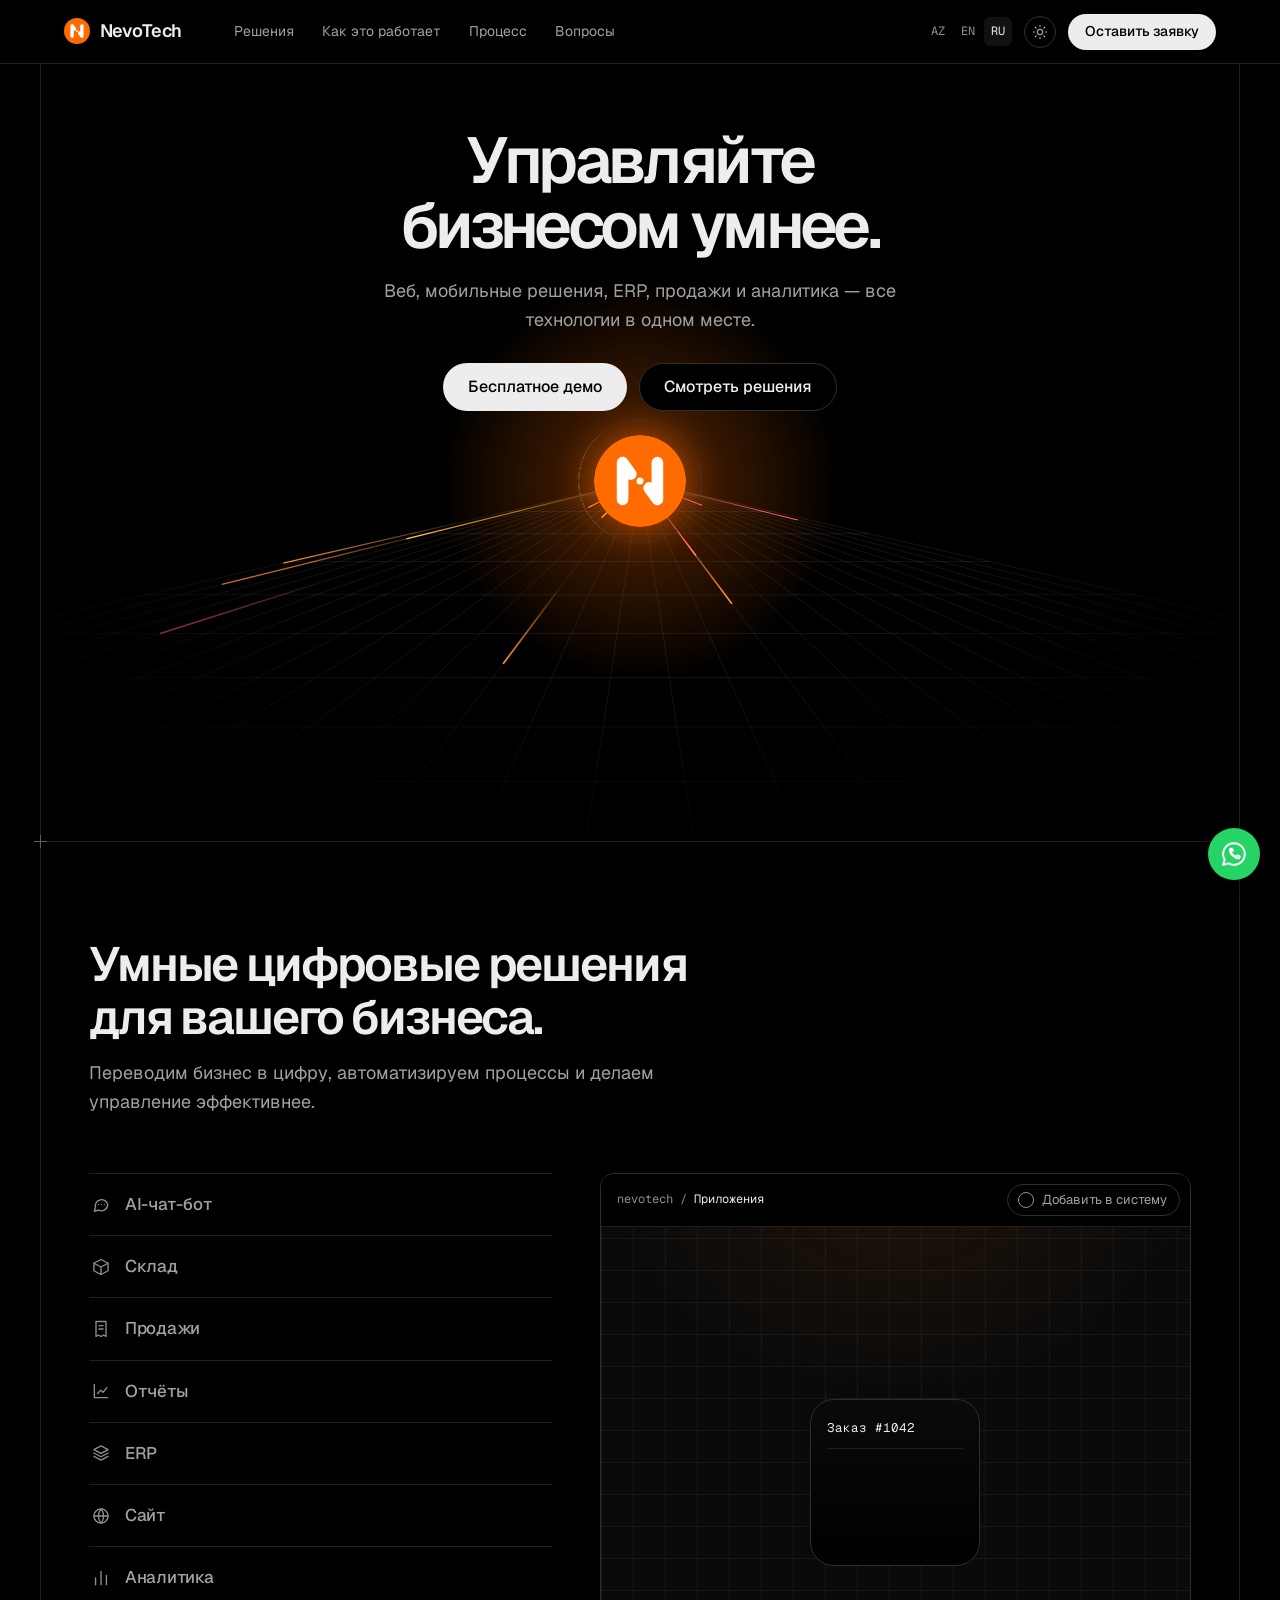
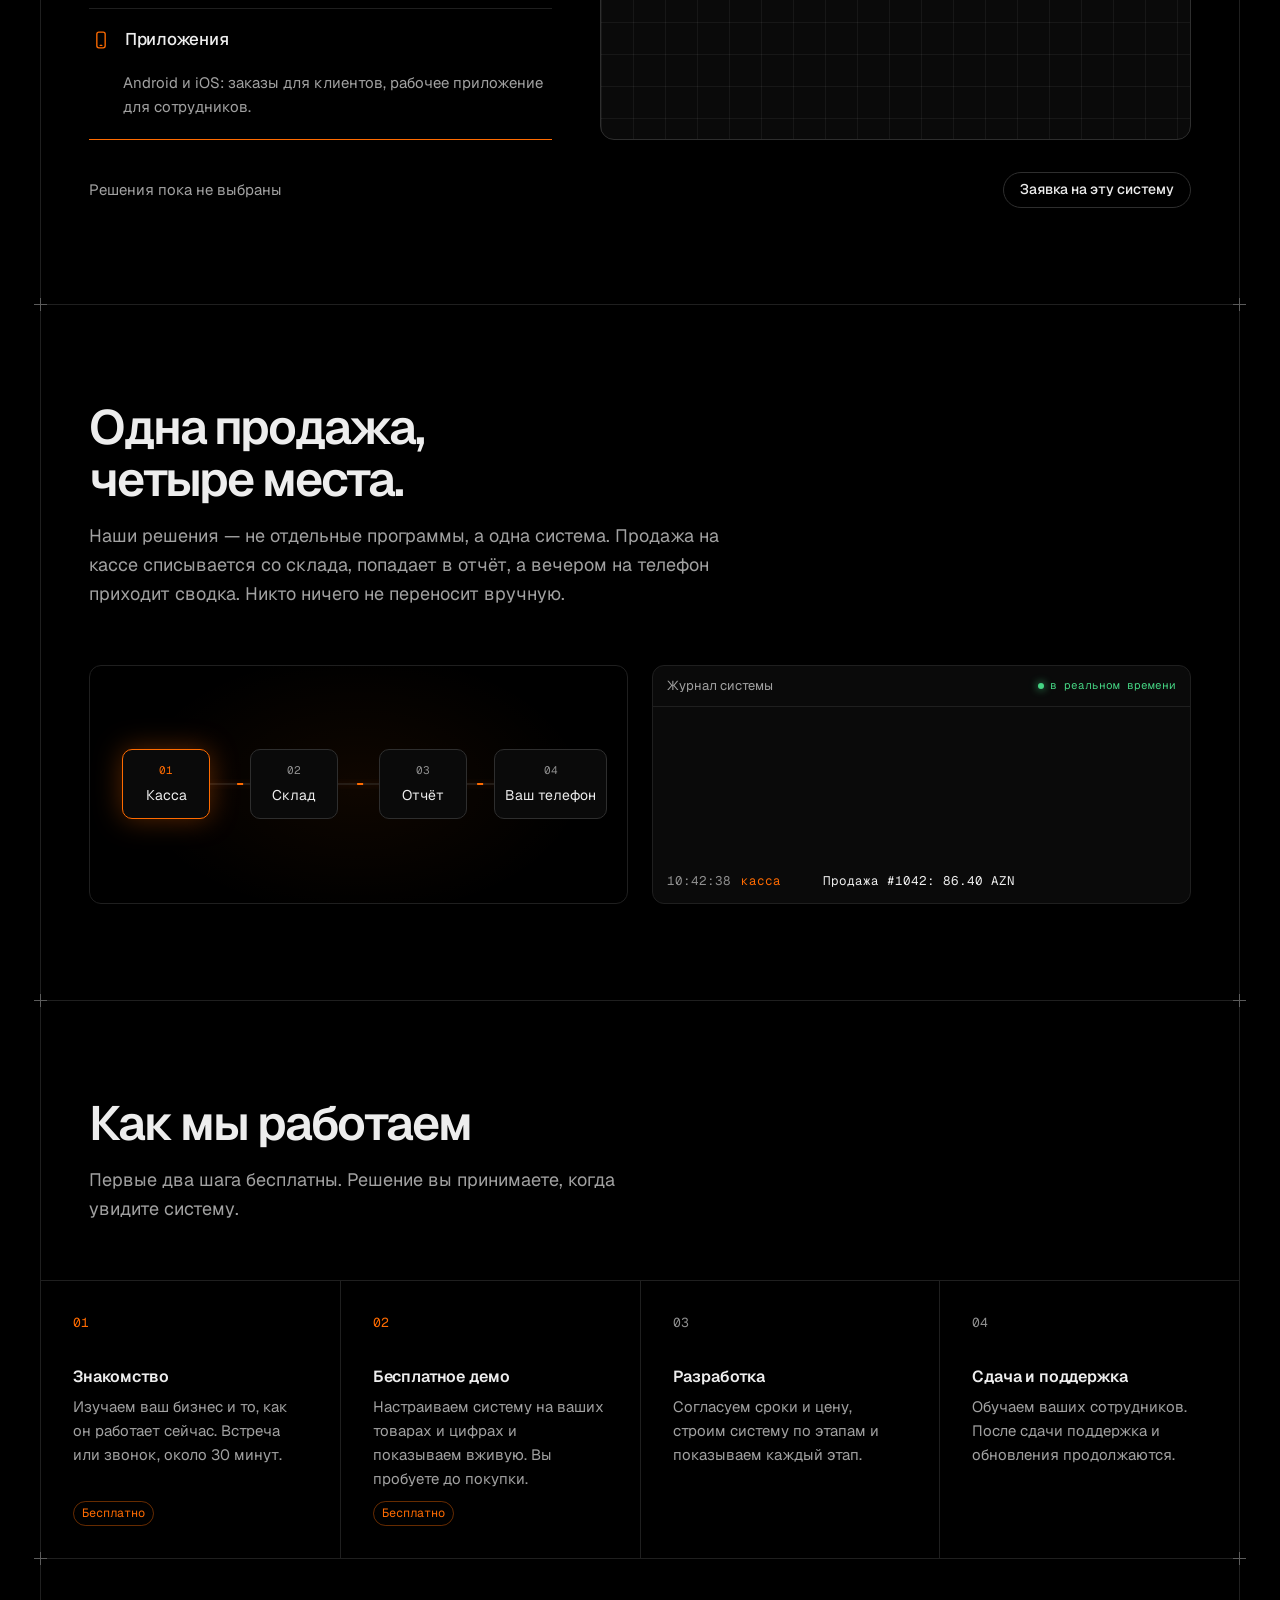
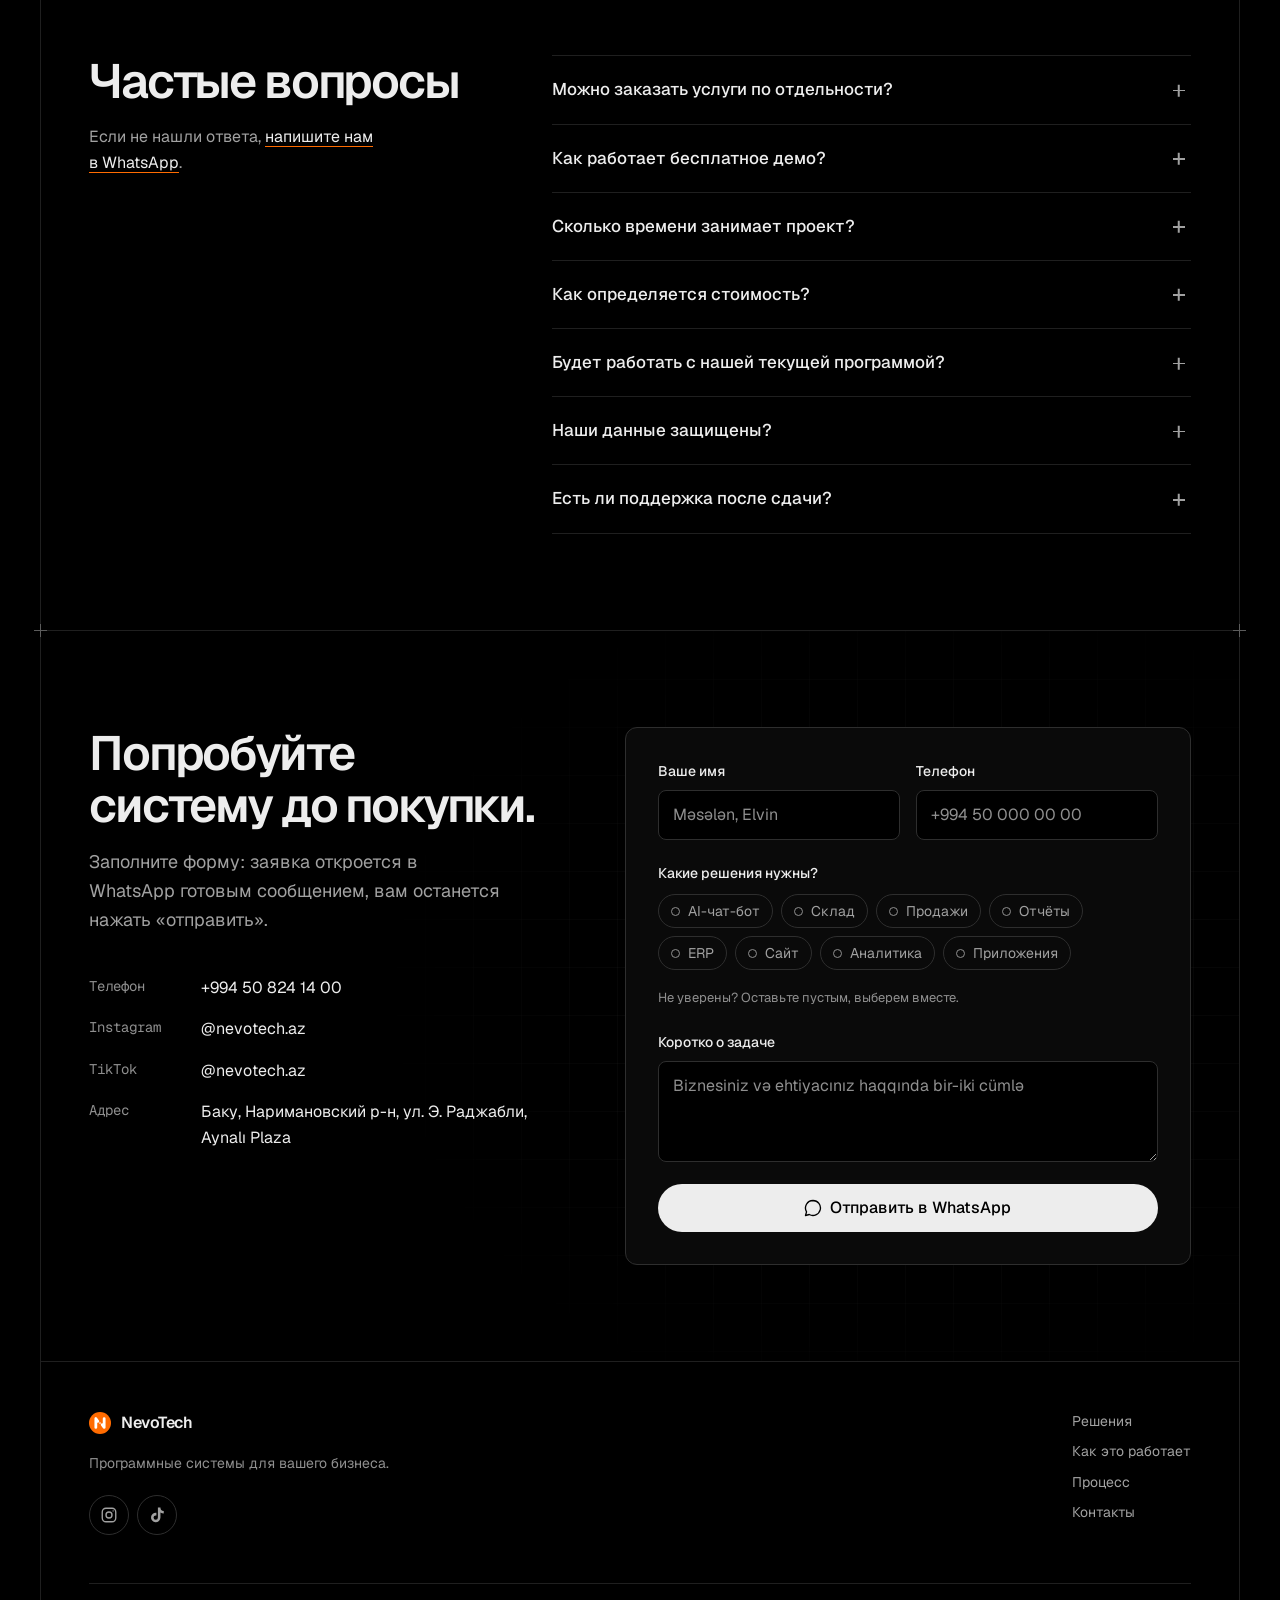
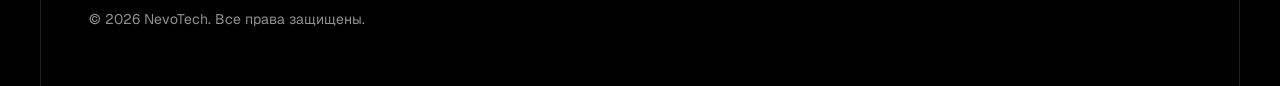
<file: ru/index.html>
<!DOCTYPE html>
<html lang="ru">
<head>
  <meta charset="UTF-8">
  <meta name="viewport" content="width=device-width, initial-scale=1.0">
  <!-- seo:start -->
  <title>NevoTech — программные системы для бизнеса</title>
  <meta name="description" content="NevoTech создаёт для вашего бизнеса сайты, ERP, системы склада, продаж и отчётности, аналитику, мобильные приложения и AI-чат-ботов. Демо бесплатно.">
  <link rel="canonical" href="https://valiyevvn.github.io/nevotech/ru/">
  <link rel="alternate" hreflang="az" href="https://valiyevvn.github.io/nevotech/">
  <link rel="alternate" hreflang="en" href="https://valiyevvn.github.io/nevotech/en/">
  <link rel="alternate" hreflang="ru" href="https://valiyevvn.github.io/nevotech/ru/">
  <link rel="alternate" hreflang="x-default" href="https://valiyevvn.github.io/nevotech/">
  <meta property="og:type" content="website">
  <meta property="og:locale" content="ru_RU">
  <meta property="og:title" content="NevoTech — программные системы для бизнеса">
  <meta property="og:description" content="NevoTech создаёт для вашего бизнеса сайты, ERP, системы склада, продаж и отчётности, аналитику, мобильные приложения и AI-чат-ботов. Демо бесплатно.">
  <meta property="og:url" content="https://valiyevvn.github.io/nevotech/ru/">
  <meta property="og:image" content="https://valiyevvn.github.io/nevotech/assets/logo-mark.png">
  <!-- seo:end -->
  <meta name="theme-color" content="#000000">
  <meta name="color-scheme" content="dark light">
  <!-- Seçilmiş rejimi səhifə çəkilməzdən əvvəl tətbiq edir (gecə rejimi standartdır) -->
  <script>try { if (localStorage.getItem("nevotech-theme") === "light") document.documentElement.dataset.theme = "light"; } catch (e) {}</script>
  <link rel="preload" href="../assets/fonts/geist-latin.woff2" as="font" type="font/woff2" crossorigin>
  <link rel="preload" href="../assets/fonts/geist-latin-ext.woff2" as="font" type="font/woff2" crossorigin>
  <link rel="icon" type="image/svg+xml" href="../assets/favicon.svg">
  <link rel="apple-touch-icon" href="../assets/logo-mark.png">
  <link rel="stylesheet" href="../css/style.css?v=7ee9a9e1">
</head>
<body>
  <a class="skip" href="#main" data-i18n="a11y.skip">Перейти к содержанию</a>

  <!-- ===== HEADER ===== -->
  <header class="header" id="header">
    <div class="header__inner">
      <a href="#home" class="logo" aria-label="NevoTech"><svg class="logo__mark" viewBox="0 0 2000 2000" aria-hidden="true"><circle cx="1000" cy="1000" r="1000"/><path d="M621.5 600V1400M621.5 600L801.5 850M1378.5 600V1400M1378.5 1400L1198.5 1150"/><circle class="dot" cx="1000" cy="1000" r="76.5"/></svg><span>NevoTech</span></a>

      <nav class="nav" id="nav" aria-label="Главное меню" data-i18n-aria="a11y.nav">
        <a href="#solutions" data-i18n="nav.modules">Решения</a>
        <a href="#system" data-i18n="nav.system">Как это работает</a>
        <a href="#process" data-i18n="nav.process">Процесс</a>
        <a href="#faq" data-i18n="nav.faq">Вопросы</a>
      </nav>

      <div class="header__actions">
        <nav class="lang" id="lang" aria-label="Язык" data-i18n-aria="a11y.lang">
          <a href="../" hreflang="az" lang="az" data-lang="az">AZ</a>
          <a href="../en/" hreflang="en" lang="en" data-lang="en">EN</a>
          <a href="../ru/" hreflang="ru" lang="ru" data-lang="ru" aria-current="page">RU</a>
        </nav>
        <button type="button" class="theme-toggle" id="themeToggle" aria-label="Включить светлую тему" data-i18n-aria="theme.toLight">
          <svg class="icon icon--sun" viewBox="0 0 24 24" aria-hidden="true"><circle cx="12" cy="12" r="4"/><path d="M12 2v2M12 20v2M4.9 4.9l1.4 1.4M17.7 17.7l1.4 1.4M2 12h2M20 12h2M4.9 19.1l1.4-1.4M17.7 6.3l1.4-1.4"/></svg>
          <svg class="icon icon--moon" viewBox="0 0 24 24" aria-hidden="true"><path d="M20.5 14.5A8.5 8.5 0 0 1 9.5 3.5a8.5 8.5 0 1 0 11 11z"/></svg>
        </button>
        <a href="#contact" class="btn btn--light btn--sm header__cta" data-i18n="nav.cta">Оставить заявку</a>
        <button type="button" class="burger" id="burger" aria-label="Открыть меню" data-i18n-aria="a11y.menu" aria-expanded="false" aria-controls="nav"><span></span><span></span></button>
      </div>
    </div>
  </header>

  <main id="main" class="frame">
    <!-- ===== HERO ===== -->
    <section class="hero" id="home">
      <div class="hero__copy">
        <h1 data-i18n="hero.title">Управляйте бизнесом умнее.</h1>
        <p class="hero__lead" data-i18n="hero.text">Веб, мобильные решения, ERP, продажи и аналитика — все технологии в одном месте.</p>
        <div class="hero__buttons">
          <a href="#contact" class="btn btn--light" data-i18n="hero.cta1">Бесплатное демо</a>
          <a href="#solutions" class="btn btn--dark" data-i18n="hero.cta2">Смотреть решения</a>
        </div>
      </div>

      <div class="beams" id="beams" aria-hidden="true">
        <canvas class="beams__canvas" id="beamsCanvas"></canvas>
        <div class="beacon" id="beacon">
          <span class="beacon__ring"></span>
          <svg class="logo__mark beacon__mark" viewBox="0 0 2000 2000"><circle cx="1000" cy="1000" r="1000"/><path d="M621.5 600V1400M621.5 600L801.5 850M1378.5 600V1400M1378.5 1400L1198.5 1150"/><circle class="dot" cx="1000" cy="1000" r="76.5"/></svg>
        </div>
      </div>
    </section>

    <!-- ===== SOLUTIONS: one list, one live preview ===== -->
    <section class="section" id="solutions">
      <div class="section__head">
        <h2 data-i18n="modules.title">Умные цифровые решения для вашего бизнеса.</h2>
        <p data-i18n="modules.text">Переводим бизнес в цифру, автоматизируем процессы и делаем управление эффективнее.</p>
      </div>

      <ul class="sols" id="sols">
        <!-- AI chatbot -->
        <li class="sol is-active" data-module="ai">
          <button type="button" class="sol__head" aria-expanded="true" aria-controls="sol-ai">
            <svg class="sol__icon" viewBox="0 0 24 24" aria-hidden="true"><path d="M20 11.5a7.5 7.5 0 0 1-10.9 6.7L4 19.5l1.3-4.6A7.5 7.5 0 1 1 20 11.5z"/><path d="M9 11.5h.01M12.5 11.5h.01M16 11.5h.01"/></svg>
            <span data-i18n="mod.ai">AI-чат-бот</span>
            <i class="sol__mark" aria-hidden="true"></i>
          </button>
          <div class="sol__more"><p data-i18n="cell.ai">Круглосуточно отвечает клиентам в WhatsApp, Instagram и на сайте, принимает заказы.</p></div>
          <div class="sol__stage" id="sol-ai">
            <div class="sol__bar"><span class="sol__crumb"><i>nevotech / </i><span data-i18n="mod.ai">AI-чат-бот</span></span><button type="button" class="pick" aria-pressed="false"><span class="pick__on" data-i18n="pick.on">В системе</span><span class="pick__off" data-i18n="pick.off">Добавить в систему</span></button></div>
            <div class="sol__view" aria-hidden="true">
              <div class="viz chat" data-seq="1400">
                <span class="chat__time" data-i18n="chat.time">Ночь, 03:14</span>
                <p class="chat__msg chat__msg--in" data-step data-i18n="chat.c1">Здравствуйте, есть белые кроссовки 42 размера?</p>
                <p class="chat__msg chat__msg--out" data-step data-i18n="chat.c2">Здравствуйте! Есть, осталось 2 пары. Оформим заказ?</p>
                <p class="chat__msg chat__msg--in" data-step data-i18n="chat.c3">Да, доставьте на Нариманова.</p>
                <p class="chat__msg chat__msg--out" data-step data-i18n="chat.c4">Заказ #1042 принят. Доставим завтра.</p>
              </div>
            </div>
          </div>
        </li>

        <!-- Stock -->
        <li class="sol" data-module="stock">
          <button type="button" class="sol__head" aria-expanded="false" aria-controls="sol-stock">
            <svg class="sol__icon" viewBox="0 0 24 24" aria-hidden="true"><path d="M20.5 7.5 12 3 3.5 7.5v9L12 21l8.5-4.5z"/><path d="M3.5 7.5 12 12l8.5-4.5M12 12v9"/></svg>
            <span data-i18n="mod.stock">Склад</span>
            <i class="sol__mark" aria-hidden="true"></i>
          </button>
          <div class="sol__more"><p data-i18n="cell.stock">Остатки в реальном времени. Система сама предупредит, когда товар заканчивается.</p></div>
          <div class="sol__stage" id="sol-stock">
            <div class="sol__bar"><span class="sol__crumb"><i>nevotech / </i><span data-i18n="mod.stock">Склад</span></span><button type="button" class="pick" aria-pressed="false"><span class="pick__on" data-i18n="pick.on">В системе</span><span class="pick__off" data-i18n="pick.off">Добавить в систему</span></button></div>
            <div class="sol__view" aria-hidden="true">
              <div class="viz stock" id="stockViz">
                <div class="stock__row" data-qty="412"><span data-i18n="stock.i1">Мука, 1 кг</span><i class="stock__bar"><b></b></i><span class="stock__qty">412</span></div>
                <div class="stock__row" data-qty="238"><span data-i18n="stock.i2">Сахар</span><i class="stock__bar"><b></b></i><span class="stock__qty">238</span></div>
                <div class="stock__row" data-qty="96"><span data-i18n="stock.i3">Масло, 5 л</span><i class="stock__bar"><b></b></i><span class="stock__qty">96</span></div>
                <div class="stock__row" data-qty="34" data-watch><span data-i18n="stock.i4">Чай</span><i class="stock__bar"><b></b></i><span class="stock__qty">34</span></div>
                <p class="stock__alert" data-i18n="stock.low">Чай заканчивается, закажите</p>
              </div>
            </div>
          </div>
        </li>

        <!-- Sales -->
        <li class="sol" data-module="sales">
          <button type="button" class="sol__head" aria-expanded="false" aria-controls="sol-sales">
            <svg class="sol__icon" viewBox="0 0 24 24" aria-hidden="true"><path d="M6 3h12v18l-3-1.8-3 1.8-3-1.8L6 21z"/><path d="M9.5 8h5M9.5 12h5"/></svg>
            <span data-i18n="mod.sales">Продажи</span>
            <i class="sol__mark" aria-hidden="true"></i>
          </button>
          <div class="sol__more"><p data-i18n="cell.sales">Касса, заказы и клиентская база. Каждая продажа сама попадает на склад и в отчёт.</p></div>
          <div class="sol__stage" id="sol-sales">
            <div class="sol__bar"><span class="sol__crumb"><i>nevotech / </i><span data-i18n="mod.sales">Продажи</span></span><button type="button" class="pick" aria-pressed="false"><span class="pick__on" data-i18n="pick.on">В системе</span><span class="pick__off" data-i18n="pick.off">Добавить в систему</span></button></div>
            <div class="sol__view" aria-hidden="true">
              <div class="viz receipt" data-seq="900">
                <p class="receipt__head"><span data-i18n="receipt.title">Чек</span> #1042</p>
                <p class="receipt__line" data-step><span data-i18n="receipt.i1">Кроссовки, 42</span><span>79.00</span></p>
                <p class="receipt__line" data-step><span data-i18n="receipt.i2">Носки</span><span>7.40</span></p>
                <p class="receipt__line receipt__line--total" data-step><span data-i18n="receipt.total">Итого</span><span>86.40 AZN</span></p>
                <p class="receipt__ok" data-step data-i18n="receipt.ok">Списано со склада, учтено в отчёте</p>
              </div>
            </div>
          </div>
        </li>

        <!-- Reports -->
        <li class="sol" data-module="reports">
          <button type="button" class="sol__head" aria-expanded="false" aria-controls="sol-reports">
            <svg class="sol__icon" viewBox="0 0 24 24" aria-hidden="true"><path d="M4 4v16h16"/><path d="m8 15 3.5-4 3 2.5L19 8"/></svg>
            <span data-i18n="mod.reports">Отчёты</span>
            <i class="sol__mark" aria-hidden="true"></i>
          </button>
          <div class="sol__more"><p data-i18n="cell.reports">Ежедневные, ежемесячные и годовые отчёты готовятся автоматически.</p></div>
          <div class="sol__stage" id="sol-reports">
            <div class="sol__bar"><span class="sol__crumb"><i>nevotech / </i><span data-i18n="mod.reports">Отчёты</span></span><button type="button" class="pick" aria-pressed="false"><span class="pick__on" data-i18n="pick.on">В системе</span><span class="pick__off" data-i18n="pick.off">Добавить в систему</span></button></div>
            <div class="sol__view" aria-hidden="true">
              <div class="viz report">
                <div class="report__top"><span data-i18n="report.label">Выручка, октябрь</span><b>+18%</b></div>
                <svg class="report__chart" viewBox="0 0 240 90" preserveAspectRatio="none">
                  <path class="report__grid" d="M0 22.5H240M0 45H240M0 67.5H240"/>
                  <path class="report__area" d="M0 78 L30 70 L60 74 L90 56 L120 60 L150 40 L180 44 L210 22 L240 12 V90 H0Z"/>
                  <path class="report__line" pathLength="1" d="M0 78 L30 70 L60 74 L90 56 L120 60 L150 40 L180 44 L210 22 L240 12"/>
                </svg>
              </div>
            </div>
          </div>
        </li>

        <!-- ERP -->
        <li class="sol" data-module="erp">
          <button type="button" class="sol__head" aria-expanded="false" aria-controls="sol-erp">
            <svg class="sol__icon" viewBox="0 0 24 24" aria-hidden="true"><path d="m12 3.5 8.5 4.5-8.5 4.5L3.5 8z"/><path d="m3.5 12 8.5 4.5 8.5-4.5M3.5 16l8.5 4.5 8.5-4.5"/></svg>
            <span data-i18n="mod.erp">ERP</span>
            <i class="sol__mark" aria-hidden="true"></i>
          </button>
          <div class="sol__more"><p data-i18n="cell.erp">Финансы, кадры, продажи и склад в одной базе. Все отделы видят одни и те же цифры.</p></div>
          <div class="sol__stage" id="sol-erp">
            <div class="sol__bar"><span class="sol__crumb"><i>nevotech / </i><span data-i18n="mod.erp">ERP</span></span><button type="button" class="pick" aria-pressed="false"><span class="pick__on" data-i18n="pick.on">В системе</span><span class="pick__off" data-i18n="pick.off">Добавить в систему</span></button></div>
            <div class="sol__view" aria-hidden="true">
              <div class="viz erp">
                <svg class="erp__links" viewBox="0 0 240 120" preserveAspectRatio="none">
                  <path d="M60 30 L120 60 M180 30 L120 60 M60 90 L120 60 M180 90 L120 60"/>
                  <path class="flow" d="M60 30 L120 60 M180 30 L120 60 M60 90 L120 60 M180 90 L120 60"/>
                </svg>
                <span class="erp__node" style="--x:25%;--y:25%" data-i18n="erp.n1">Финансы</span>
                <span class="erp__node" style="--x:75%;--y:25%" data-i18n="erp.n2">Кадры</span>
                <span class="erp__node" style="--x:25%;--y:75%" data-i18n="erp.n3">Продажи</span>
                <span class="erp__node" style="--x:75%;--y:75%" data-i18n="erp.n4">Склад</span>
                <span class="erp__core">DB</span>
              </div>
            </div>
          </div>
        </li>

        <!-- Website -->
        <li class="sol" data-module="web">
          <button type="button" class="sol__head" aria-expanded="false" aria-controls="sol-web">
            <svg class="sol__icon" viewBox="0 0 24 24" aria-hidden="true"><circle cx="12" cy="12" r="8.5"/><path d="M3.5 12h17M12 3.5a13 13 0 0 1 0 17M12 3.5a13 13 0 0 0 0 17"/></svg>
            <span data-i18n="mod.web">Сайт</span>
            <i class="sol__mark" aria-hidden="true"></i>
          </button>
          <div class="sol__more"><p data-i18n="cell.web">Сайт-визитка и интернет-магазин. Быстро открывается на телефоне, находится в Google.</p></div>
          <div class="sol__stage" id="sol-web">
            <div class="sol__bar"><span class="sol__crumb"><i>nevotech / </i><span data-i18n="mod.web">Сайт</span></span><button type="button" class="pick" aria-pressed="false"><span class="pick__on" data-i18n="pick.on">В системе</span><span class="pick__off" data-i18n="pick.off">Добавить в систему</span></button></div>
            <div class="sol__view" aria-hidden="true">
              <div class="viz browser">
                <div class="browser__bar"><i></i><i></i><i></i><span>sizinbiznes.az</span></div>
                <div class="browser__body">
                  <div class="browser__lines"><b></b><b></b><b></b></div>
                  <div class="score"><svg viewBox="0 0 36 36"><circle cx="18" cy="18" r="15.9"/><circle class="score__arc" cx="18" cy="18" r="15.9" pathLength="100"/></svg><span>100</span></div>
                </div>
              </div>
            </div>
          </div>
        </li>

        <!-- Data -->
        <li class="sol" data-module="data">
          <button type="button" class="sol__head" aria-expanded="false" aria-controls="sol-data">
            <svg class="sol__icon" viewBox="0 0 24 24" aria-hidden="true"><path d="M5.5 20v-8M12 20V4M18.5 20v-11"/></svg>
            <span data-i18n="mod.data">Аналитика</span>
            <i class="sol__mark" aria-hidden="true"></i>
          </button>
          <div class="sol__more"><p data-i18n="cell.data">Видно в цифрах, какой филиал и какой товар приносят больше.</p></div>
          <div class="sol__stage" id="sol-data">
            <div class="sol__bar"><span class="sol__crumb"><i>nevotech / </i><span data-i18n="mod.data">Аналитика</span></span><button type="button" class="pick" aria-pressed="false"><span class="pick__on" data-i18n="pick.on">В системе</span><span class="pick__off" data-i18n="pick.off">Добавить в систему</span></button></div>
            <div class="sol__view" aria-hidden="true">
              <div class="viz bars">
                <div class="bars__row"><span data-i18n="data.b1">Нариманов</span><i style="--w:92%"></i></div>
                <div class="bars__row"><span data-i18n="data.b2">Ясамал</span><i style="--w:64%"></i></div>
                <div class="bars__row"><span data-i18n="data.b3">Хатаи</span><i style="--w:41%"></i></div>
              </div>
            </div>
          </div>
        </li>

        <!-- Apps -->
        <li class="sol" data-module="apps">
          <button type="button" class="sol__head" aria-expanded="false" aria-controls="sol-apps">
            <svg class="sol__icon" viewBox="0 0 24 24" aria-hidden="true"><rect x="7" y="2.5" width="10" height="19" rx="2.5"/><path d="M11 18.5h2"/></svg>
            <span data-i18n="mod.apps">Приложения</span>
            <i class="sol__mark" aria-hidden="true"></i>
          </button>
          <div class="sol__more"><p data-i18n="cell.apps">Android и iOS: заказы для клиентов, рабочее приложение для сотрудников.</p></div>
          <div class="sol__stage" id="sol-apps">
            <div class="sol__bar"><span class="sol__crumb"><i>nevotech / </i><span data-i18n="mod.apps">Приложения</span></span><button type="button" class="pick" aria-pressed="false"><span class="pick__on" data-i18n="pick.on">В системе</span><span class="pick__off" data-i18n="pick.off">Добавить в систему</span></button></div>
            <div class="sol__view" aria-hidden="true">
              <div class="viz phone" data-seq="1200">
                <p class="phone__title"><span data-i18n="app.order">Заказ</span> #1042</p>
                <p class="phone__step" data-step data-i18n="app.s1">Принят</p>
                <p class="phone__step" data-step data-i18n="app.s2">Собирается</p>
                <p class="phone__step" data-step data-i18n="app.s3">В пути</p>
              </div>
            </div>
          </div>
        </li>
      </ul>

      <div class="picked">
        <p id="pickedCount" aria-live="polite"></p>
        <a href="#contact" class="btn btn--dark btn--sm" data-i18n="picked.cta">Заявка на эту систему</a>
      </div>
    </section>

    <!-- ===== SYSTEM ===== -->
    <section class="section" id="system">
      <div class="section__head">
        <h2 data-i18n="system.title">Одна продажа, четыре места.</h2>
        <p data-i18n="system.text">Наши решения — не отдельные программы, а одна система. Продажа на кассе списывается со склада, попадает в отчёт, а вечером на телефон приходит сводка. Никто ничего не переносит вручную.</p>
      </div>
      <div class="flow-wrap" aria-hidden="true">
        <div class="pipeline">
          <svg class="pipeline__wires" viewBox="0 0 100 10" preserveAspectRatio="none">
            <path d="M12.5 5H87.5"/>
            <path class="flow" d="M12.5 5H87.5"/>
          </svg>
          <div class="pipeline__node"><i>01</i><span data-i18n="system.n1">Касса</span></div>
          <div class="pipeline__node"><i>02</i><span data-i18n="system.n2">Склад</span></div>
          <div class="pipeline__node"><i>03</i><span data-i18n="system.n3">Отчёт</span></div>
          <div class="pipeline__node"><i>04</i><span data-i18n="system.n4">Ваш телефон</span></div>
        </div>
        <div class="log">
          <div class="log__bar"><span data-i18n="system.log">Журнал системы</span><i class="log__live" data-i18n="system.live">в реальном времени</i></div>
          <ol class="log__lines" id="logLines"></ol>
        </div>
      </div>
    </section>

    <!-- ===== PROCESS ===== -->
    <section class="section" id="process">
      <div class="section__head">
        <h2 data-i18n="process.title">Как мы работаем</h2>
        <p data-i18n="process.text">Первые два шага бесплатны. Решение вы принимаете, когда увидите систему.</p>
      </div>
      <ol class="steps">
        <li class="step step--free">
          <span class="step__num">01</span>
          <h3 data-i18n="process.s1.t">Знакомство</h3>
          <p data-i18n="process.s1.d">Изучаем ваш бизнес и то, как он работает сейчас. Встреча или звонок, около 30 минут.</p>
          <span class="step__tag" data-i18n="process.free">Бесплатно</span>
        </li>
        <li class="step step--free">
          <span class="step__num">02</span>
          <h3 data-i18n="process.s2.t">Бесплатное демо</h3>
          <p data-i18n="process.s2.d">Настраиваем систему на ваших товарах и цифрах и показываем вживую. Вы пробуете до покупки.</p>
          <span class="step__tag" data-i18n="process.free">Бесплатно</span>
        </li>
        <li class="step">
          <span class="step__num">03</span>
          <h3 data-i18n="process.s3.t">Разработка</h3>
          <p data-i18n="process.s3.d">Согласуем сроки и цену, строим систему по этапам и показываем каждый этап.</p>
        </li>
        <li class="step">
          <span class="step__num">04</span>
          <h3 data-i18n="process.s4.t">Сдача и поддержка</h3>
          <p data-i18n="process.s4.d">Обучаем ваших сотрудников. После сдачи поддержка и обновления продолжаются.</p>
        </li>
      </ol>
    </section>

    <!-- ===== FAQ ===== -->
    <section class="section faq" id="faq">
      <div class="faq__intro">
        <h2 data-i18n="faq.title">Частые вопросы</h2>
        <p><span data-i18n="faq.text">Если не нашли ответа,</span> <a href="#" class="js-wa-link" data-i18n="faq.link">напишите нам в WhatsApp</a>.</p>
      </div>
      <div class="faq__list">
        <details><summary data-i18n="faq.q1">Можно заказать услуги по отдельности?</summary><p data-i18n="faq.a1">Да. Каждое решение работает самостоятельно. То, что вы добавите позже, подключится к текущей системе.</p></details>
        <details><summary data-i18n="faq.q2">Как работает бесплатное демо?</summary><p data-i18n="faq.a2">Собираем пример системы под ваш бизнес и показываем вживую. Без оплаты и обязательств: если не понравится, вы ничего не должны.</p></details>
        <details><summary data-i18n="faq.q3">Сколько времени занимает проект?</summary><p data-i18n="faq.a3">Простой сайт — 1–2 недели, ERP и системы управления — 1–3 месяца в зависимости от объёма.</p></details>
        <details><summary data-i18n="faq.q4">Как определяется стоимость?</summary><p data-i18n="faq.a4">Цена зависит от выбранных решений и объёма функций. После знакомства пришлём точное предложение.</p></details>
        <details><summary data-i18n="faq.q5">Будет работать с нашей текущей программой?</summary><p data-i18n="faq.a5">В большинстве случаев да. Возможности интеграции с вашими программами изучаем вместе.</p></details>
        <details><summary data-i18n="faq.q6">Наши данные защищены?</summary><p data-i18n="faq.a6">Да. Данные хранятся на защищённых серверах, регулярно делаются резервные копии. Вы сами решаете, что видит каждый сотрудник.</p></details>
        <details><summary data-i18n="faq.q7">Есть ли поддержка после сдачи?</summary><p data-i18n="faq.a7">Да. После сдачи мы оказываем техническую поддержку и при необходимости обновляем систему.</p></details>
      </div>
    </section>

    <!-- ===== CONTACT ===== -->
    <section class="section contact" id="contact">
      <div class="contact__info">
        <h2 data-i18n="contact.title">Попробуйте систему до покупки.</h2>
        <p data-i18n="contact.text">Заполните форму: заявка откроется в WhatsApp готовым сообщением, вам останется нажать «отправить».</p>
        <dl class="contact__list">
          <div><dt data-i18n="contact.phone">Телефон</dt><dd><a href="#" class="js-phone">+994 50 824 14 00</a></dd></div>
          <div><dt>Instagram</dt><dd><a href="https://instagram.com/nevotech.az" target="_blank" rel="noopener" data-social="instagram">@nevotech.az</a></dd></div>
          <div><dt>TikTok</dt><dd><a href="https://www.tiktok.com/@nevotech.az" target="_blank" rel="noopener" data-social="tiktok">@nevotech.az</a></dd></div>
          <div><dt data-i18n="contact.addressLabel">Адрес</dt><dd><a href="#" target="_blank" rel="noopener" class="js-map" data-i18n="contact.address">Баку, Наримановский р-н, ул. Э. Раджабли, Aynalı Plaza</a></dd></div>
        </dl>
      </div>

      <form class="form" id="contactForm" novalidate>
        <div class="form__row">
          <label class="field">
            <span data-i18n="form.name">Ваше имя</span>
            <input type="text" name="name" autocomplete="name" required data-i18n-ph="form.namePh" placeholder="Məsələn, Elvin">
          </label>
          <label class="field">
            <span data-i18n="form.phone">Телефон</span>
            <input type="tel" name="phone" autocomplete="tel" required placeholder="+994 50 000 00 00">
          </label>
        </div>
        <fieldset class="field">
          <legend data-i18n="form.modules">Какие решения нужны?</legend>
          <div class="chips">
            <label class="chip"><input type="checkbox" name="modules" value="ai"><span data-i18n="mod.ai">AI-чат-бот</span></label>
            <label class="chip"><input type="checkbox" name="modules" value="stock"><span data-i18n="mod.stock">Склад</span></label>
            <label class="chip"><input type="checkbox" name="modules" value="sales"><span data-i18n="mod.sales">Продажи</span></label>
            <label class="chip"><input type="checkbox" name="modules" value="reports"><span data-i18n="mod.reports">Отчёты</span></label>
            <label class="chip"><input type="checkbox" name="modules" value="erp"><span data-i18n="mod.erp">ERP</span></label>
            <label class="chip"><input type="checkbox" name="modules" value="web"><span data-i18n="mod.web">Сайт</span></label>
            <label class="chip"><input type="checkbox" name="modules" value="data"><span data-i18n="mod.data">Аналитика</span></label>
            <label class="chip"><input type="checkbox" name="modules" value="apps"><span data-i18n="mod.apps">Приложения</span></label>
          </div>
          <p class="field__hint" data-i18n="form.modulesHint">Не уверены? Оставьте пустым, выберем вместе.</p>
        </fieldset>
        <label class="field">
          <span data-i18n="form.message">Коротко о задаче</span>
          <textarea name="message" rows="3" data-i18n-ph="form.messagePh" placeholder="Biznesiniz və ehtiyacınız haqqında bir-iki cümlə"></textarea>
        </label>
        <p class="form__error" id="formError" role="alert" hidden data-i18n="form.error">Укажите имя и номер телефона.</p>
        <button type="submit" class="btn btn--light btn--block">
          <svg class="icon" viewBox="0 0 24 24" aria-hidden="true"><path d="M12 2a10 10 0 0 0-8.6 15.1L2 22l5-1.3A10 10 0 1 0 12 2z"/></svg>
          <span data-i18n="form.submit">Отправить в WhatsApp</span>
        </button>
      </form>
    </section>
  </main>

  <!-- ===== FOOTER ===== -->
  <footer class="footer frame">
    <div class="footer__brand">
      <a href="#home" class="logo" aria-label="NevoTech"><svg class="logo__mark" viewBox="0 0 2000 2000" aria-hidden="true"><circle cx="1000" cy="1000" r="1000"/><path d="M621.5 600V1400M621.5 600L801.5 850M1378.5 600V1400M1378.5 1400L1198.5 1150"/><circle class="dot" cx="1000" cy="1000" r="76.5"/></svg><span>NevoTech</span></a>
      <p data-i18n="footer.text">Программные системы для вашего бизнеса.</p>
      <nav class="footer__social" aria-label="Соцсети" data-i18n-aria="a11y.social">
        <a href="https://instagram.com/nevotech.az" target="_blank" rel="noopener" data-social="instagram" aria-label="Instagram"><svg class="icon" viewBox="0 0 24 24" aria-hidden="true"><rect x="3" y="3" width="18" height="18" rx="5"/><circle cx="12" cy="12" r="4"/><path d="M17.5 6.5h.01"/></svg></a>
        <a href="https://www.tiktok.com/@nevotech.az" target="_blank" rel="noopener" data-social="tiktok" aria-label="TikTok"><svg class="icon icon--fill" viewBox="0 0 24 24" aria-hidden="true"><path d="M16.6 2h-3.4v13.4a2.9 2.9 0 1 1-2.9-2.9c.3 0 .6 0 .9.1V9.1a6.3 6.3 0 1 0 5.4 6.3V8.6a8 8 0 0 0 4.4 1.4V6.6a4.5 4.5 0 0 1-4.4-4.6z"/></svg></a>
      </nav>
    </div>
    <nav class="footer__nav" aria-label="Footer">
      <a href="#solutions" data-i18n="nav.modules">Решения</a>
      <a href="#system" data-i18n="nav.system">Как это работает</a>
      <a href="#process" data-i18n="nav.process">Процесс</a>
      <a href="#contact" data-i18n="nav.contact">Контакты</a>
    </nav>
    <p class="footer__copy">© <span id="year"></span> NevoTech. <span data-i18n="footer.rights">Все права защищены.</span></p>
  </footer>

  <!-- Floating WhatsApp -->
  <a href="#" class="wa-float js-wa-link" target="_blank" rel="noopener" aria-label="WhatsApp">
    <svg class="icon" viewBox="0 0 24 24" aria-hidden="true"><path d="M12 2a10 10 0 0 0-8.6 15.1L2 22l5-1.3A10 10 0 1 0 12 2z"/><path d="M8.5 8.5c.5 2.5 2.5 5 5.5 6l1.3-1.3 2 1-.6 1.8c-4 .3-8.7-4.3-8.4-8.4l1.8-.6 1 2z"/></svg>
  </a>

  <script src="../js/config.js?v=bc490abd" defer></script>
  <script src="../js/i18n.js?v=fd37a5ee" defer></script>
  <script src="../js/main.js?v=10cbb5dd" defer></script>
</body>
</html>
</file>
<file: css/style.css>
/* Geist və Geist Mono — saytın öz serverindən yüklənir */
@font-face {
  font-family: "Geist";
  font-style: normal;
  font-weight: 100 900;
  font-display: swap;
  src: url("../assets/fonts/geist-cyrillic.woff2") format("woff2");
  unicode-range: U+0301, U+0400-045F, U+0490-0491, U+04B0-04B1, U+2116;
}
@font-face {
  font-family: "Geist";
  font-style: normal;
  font-weight: 100 900;
  font-display: swap;
  src: url("../assets/fonts/geist-latin-ext.woff2") format("woff2");
  unicode-range: U+0100-02BA, U+02BD-02C5, U+02C7-02CC, U+02CE-02D7, U+02DD-02FF, U+0304, U+0308, U+0329, U+1D00-1DBF, U+1E00-1E9F, U+1EF2-1EFF, U+2020, U+20A0-20AB, U+20AD-20C4, U+2113, U+2C60-2C7F, U+A720-A7FF;
}
@font-face {
  font-family: "Geist";
  font-style: normal;
  font-weight: 100 900;
  font-display: swap;
  src: url("../assets/fonts/geist-latin.woff2") format("woff2");
  unicode-range: U+0000-00FF, U+0131, U+0152-0153, U+02BB-02BC, U+02C6, U+02DA, U+02DC, U+0304, U+0308, U+0329, U+2000-206F, U+20AC, U+2122, U+2191, U+2193, U+2212, U+2215, U+FEFF, U+FFFD;
}
@font-face {
  font-family: "Geist Mono";
  font-style: normal;
  font-weight: 100 900;
  font-display: swap;
  src: url("../assets/fonts/geist-mono-cyrillic.woff2") format("woff2");
  unicode-range: U+0301, U+0400-045F, U+0490-0491, U+04B0-04B1, U+2116;
}
@font-face {
  font-family: "Geist Mono";
  font-style: normal;
  font-weight: 100 900;
  font-display: swap;
  src: url("../assets/fonts/geist-mono-latin-ext.woff2") format("woff2");
  unicode-range: U+0100-02BA, U+02BD-02C5, U+02C7-02CC, U+02CE-02D7, U+02DD-02FF, U+0304, U+0308, U+0329, U+1D00-1DBF, U+1E00-1E9F, U+1EF2-1EFF, U+2020, U+20A0-20AB, U+20AD-20C4, U+2113, U+2C60-2C7F, U+A720-A7FF;
}
@font-face {
  font-family: "Geist Mono";
  font-style: normal;
  font-weight: 100 900;
  font-display: swap;
  src: url("../assets/fonts/geist-mono-latin.woff2") format("woff2");
  unicode-range: U+0000-00FF, U+0131, U+0152-0153, U+02BB-02BC, U+02C6, U+02DA, U+02DC, U+0304, U+0308, U+0329, U+2000-206F, U+20AC, U+2122, U+2191, U+2193, U+2212, U+2215, U+FEFF, U+FFFD;
}

/* =========================================================
   RƏNGLƏR — rəngləri dəyişmək üçün yalnız bu dəyərləri redaktə edin.
   Narıncı yalnız işıq, "seçilib" və "aktivdir" mənasında işlənir.
   ========================================================= */
:root {
  --bg: #000;
  --surface: #0a0a0a;
  --surface-2: #111;
  --line: #1f1f1f;
  --line-2: #2e2e2e;
  --plus: #5c5c5c;
  --fg: #ededed;
  --muted: #a1a1a1;
  --dim: #8f8f8f;
  --orange: #ff6b00;
  --amber: #ffb224;
  --rose: #ff4d6d;
  --ok: #45d483;
  --wa: #25d366;

  /* Text-safe versions of the accents, plus a few surface details */
  --orange-text: #ff6b00;
  --amber-text: #ffb224;
  --ok-text: #45d483;
  --out-text: #ffdcc4;
  --error: #ff8a8a;
  --fg-strong: #fff;
  --line-hover: #454545;
  --header-bg: rgba(0, 0, 0, .8);
  --grid-line: rgba(255, 255, 255, .055);

  --sans: "Geist", system-ui, -apple-system, "Segoe UI", sans-serif;
  --mono: "Geist Mono", ui-monospace, "SFMono-Regular", Consolas, monospace;
  --header-h: 64px;
  --pad: 48px;
}

/* Gündüz rejimi: eyni dizayn, açıq rənglərlə */
:root[data-theme="light"] {
  color-scheme: light;
  --bg: #fff;
  --surface: #fafafa;
  --surface-2: #f2f2f2;
  --line: #eaeaea;
  --line-2: #d9d9d9;
  --plus: #a3a3a3;
  --fg: #171717;
  --muted: #5c5c5c;
  --dim: #6b6b6b;
  --orange-text: #c2410c;
  --amber-text: #a16207;
  --ok-text: #15803d;
  --out-text: #7c2d12;
  --error: #c62828;
  --fg-strong: #000;
  --line-hover: #b3b3b3;
  --header-bg: rgba(255, 255, 255, .8);
  --grid-line: rgba(0, 0, 0, .06);
}
:root { color-scheme: dark; }

* { box-sizing: border-box; margin: 0; padding: 0; }
html { scroll-behavior: smooth; scroll-padding-top: var(--header-h); }
body {
  font-family: var(--sans);
  font-size: 16px;
  line-height: 1.6;
  background: var(--bg);
  color: var(--fg);
  -webkit-font-smoothing: antialiased;
}
a { color: inherit; }
button, input, textarea { font: inherit; color: inherit; }
h1, h2, h3 { font-weight: 600; line-height: 1.1; text-wrap: balance; }
h2 { font-size: clamp(2rem, 2.6vw + 1rem, 3rem); letter-spacing: -0.045em; }
h3 { font-size: 16px; letter-spacing: -0.01em; }
p { text-wrap: pretty; }
.icon { width: 18px; height: 18px; fill: none; stroke: currentColor; stroke-width: 1.8; stroke-linecap: round; stroke-linejoin: round; flex-shrink: 0; }

:focus-visible { outline: 2px solid var(--orange); outline-offset: 3px; border-radius: 6px; }

.skip {
  position: absolute; left: 16px; top: -60px; z-index: 200;
  background: var(--fg); color: var(--bg); padding: 10px 16px; border-radius: 999px;
  font-weight: 600; text-decoration: none;
}
.skip:focus { top: 12px; }

/* ---------- Frame: the vertical guide lines ---------- */
.frame {
  width: min(1200px, 100% - 32px); margin-inline: auto;
  border-inline: 1px solid var(--line);
}

/* ---------- Buttons ---------- */
.btn {
  display: inline-flex; align-items: center; justify-content: center; gap: 8px;
  height: 48px; padding: 0 24px; border-radius: 999px;
  font-size: 16px; font-weight: 500; text-decoration: none; white-space: nowrap;
  border: 1px solid transparent; cursor: pointer;
  transition: background-color .15s, border-color .15s;
}
.btn--light { background: var(--fg); color: var(--bg); }
.btn--light:hover { background: var(--fg-strong); }
.btn--dark { background: var(--bg); color: var(--fg); border-color: var(--line-2); }
.btn--dark:hover { background: var(--surface-2); border-color: var(--line-hover); }
.btn--sm { height: 36px; padding: 0 16px; font-size: 14px; }
.btn--block { width: 100%; }

/* ---------- Logo ---------- */
.logo { display: inline-flex; align-items: center; gap: 10px; font-size: 18px; font-weight: 600; letter-spacing: -0.03em; text-decoration: none; }
.logo__mark { width: 26px; height: 26px; flex-shrink: 0; }
.logo__mark circle { fill: var(--orange); }
.logo__mark path { stroke: #fff; stroke-width: 253; stroke-linecap: round; fill: none; }
.logo__mark .dot { fill: #fff; }

/* ---------- Header ---------- */
.header {
  position: sticky; top: 0; z-index: 100; height: var(--header-h);
  background: var(--header-bg);
  backdrop-filter: saturate(1.6) blur(12px); -webkit-backdrop-filter: saturate(1.6) blur(12px);
  border-bottom: 1px solid var(--line);
}
.header__inner {
  width: min(1200px, 100% - 32px); height: 100%; margin-inline: auto; padding-inline: 24px;
  display: flex; align-items: center; gap: 40px;
}
.nav { display: flex; gap: 4px; margin-right: auto; }
.nav a { font-size: 14px; color: var(--muted); text-decoration: none; padding: 6px 12px; border-radius: 999px; transition: color .15s, background-color .15s; }
.nav a:hover { color: var(--fg); background: var(--surface-2); }
.nav a.active { color: var(--fg); }
.header__actions { display: flex; align-items: center; gap: 12px; }
.lang { display: flex; gap: 2px; }
.lang a {
  border-radius: 6px; text-decoration: none;
  padding: 5px 7px; font-family: var(--mono); font-size: 12px; color: var(--dim);
}
.lang a:hover { color: var(--fg); }
.lang a[aria-current="page"] { color: var(--fg); background: var(--surface-2); }

.theme-toggle {
  width: 32px; height: 32px; display: grid; place-items: center; cursor: pointer;
  background: none; border: 1px solid var(--line-2); border-radius: 999px; color: var(--muted);
  transition: color .15s, border-color .15s;
}
.theme-toggle:hover { color: var(--fg); border-color: var(--line-hover); }
.theme-toggle .icon { width: 16px; height: 16px; }
.theme-toggle .icon--moon { display: none; }
:root[data-theme="light"] .theme-toggle .icon--sun { display: none; }
:root[data-theme="light"] .theme-toggle .icon--moon { display: block; }

.burger { display: none; width: 40px; height: 40px; background: none; border: 1px solid var(--line-2); border-radius: 999px; cursor: pointer; position: relative; }
.burger span { position: absolute; left: 12px; right: 12px; height: 1.5px; background: var(--fg); transition: transform .2s; }
.burger span:first-child { top: 16px; }
.burger span:last-child { top: 22px; }
.burger[aria-expanded="true"] span:first-child { transform: translateY(3px) rotate(45deg); }
.burger[aria-expanded="true"] span:last-child { transform: translateY(-3px) rotate(-45deg); }

/* ---------- Sections and their "+" corner marks ---------- */
.section { position: relative; padding: 96px var(--pad); border-top: 1px solid var(--line); }
.section::before,
.section::after {
  content: ""; position: absolute; top: -7px; width: 13px; height: 13px; z-index: 2;
  background:
    linear-gradient(var(--plus), var(--plus)) center / 1px 100% no-repeat,
    linear-gradient(var(--plus), var(--plus)) center / 100% 1px no-repeat;
}
.section::before { left: -7px; }
.section::after { right: -7px; }
.section__head { max-width: 640px; margin-bottom: 56px; }
.section__head p { margin-top: 16px; font-size: 18px; color: var(--muted); }

/* ---------- Hero ---------- */
.hero { position: relative; padding-top: 64px; overflow: hidden; }
.hero__copy { text-align: center; padding-inline: 24px; position: relative; z-index: 1; }
.hero h1 {
  font-size: clamp(2.6rem, 3.8vw + 1rem, 4.5rem);
  line-height: 1; letter-spacing: -0.055em;
  max-width: 15ch; margin-inline: auto;
}
.hero__lead { margin: 20px auto 0; max-width: 48ch; font-size: 18px; color: var(--muted); }
.hero__buttons { display: flex; justify-content: center; flex-wrap: wrap; gap: 12px; margin-top: 28px; }

/* The canvas starts under the buttons so the glow can fade out softly above the mark */
.beams { position: relative; height: 580px; margin-top: -150px; }
.beams__canvas {
  position: absolute; inset: 0; width: 100%; height: 100%;
  -webkit-mask-image: radial-gradient(ellipse 70% 80% at 50% 36%, #000 45%, transparent 90%);
          mask-image: radial-gradient(ellipse 70% 80% at 50% 36%, #000 45%, transparent 90%);
}
.beacon {
  --size: 92px;
  position: absolute; left: 50%; top: 220px; width: var(--size); height: var(--size);
  translate: -50% -50%;
  transform: perspective(500px) rotateX(var(--tilt-x, 0deg)) rotateY(var(--tilt-y, 0deg));
  transition: transform .4s cubic-bezier(.2, .7, .2, 1);
}
.beacon__mark {
  position: relative; width: 100%; height: 100%; border-radius: 50%;
  box-shadow: 0 0 36px 4px rgba(255, 107, 0, .5);
}
.beacon__ring {
  position: absolute; inset: -16px; border-radius: 50%;
  background: conic-gradient(from 0deg, transparent 0 55%, rgba(255, 178, 36, .9) 75%, rgba(255, 107, 0, 0) 92%);
  -webkit-mask: radial-gradient(farthest-side, transparent calc(100% - 1.5px), #000 calc(100% - 1px));
          mask: radial-gradient(farthest-side, transparent calc(100% - 1.5px), #000 calc(100% - 1px));
  animation: spin 5s linear infinite;
}
.beacon__ring::after {
  content: ""; position: absolute; inset: 0; border-radius: 50%;
  border: 1px solid var(--line-2);
}
@keyframes spin { to { rotate: 360deg; } }

/* ---------- Solutions: a quiet list on the left, one live screen on the right ---------- */
.sols { --list: 42%; position: relative; list-style: none; padding-right: calc(100% - var(--list)); }
.sol { border-top: 1px solid var(--line); }
.sol:last-child { border-bottom: 1px solid var(--line); }
.sol__head {
  width: 100%; display: flex; align-items: center; gap: 14px; padding: 17px 2px;
  background: none; border: 0; cursor: pointer; text-align: left;
  font-size: 17px; font-weight: 500; letter-spacing: -0.015em; color: var(--muted);
  transition: color .15s;
}
.sol__head:hover, .sol.is-active .sol__head { color: var(--fg); }
.sol__icon { width: 20px; height: 20px; flex-shrink: 0; fill: none; stroke: currentColor; stroke-width: 1.6; stroke-linecap: round; stroke-linejoin: round; color: var(--dim); transition: color .15s; }
.sol.is-active .sol__icon { color: var(--orange-text); }
/* A small orange tick next to every solution that is in the visitor's system */
.sol__mark {
  margin-left: auto; width: 18px; height: 18px; border-radius: 50%; flex-shrink: 0;
  background: var(--orange) center / 10px 10px no-repeat;
  background-image: url("data:image/svg+xml,%3Csvg xmlns='http://www.w3.org/2000/svg' viewBox='0 0 10 10'%3E%3Cpath d='M2 5.2 4.2 7.4 8 3' fill='none' stroke='%23000' stroke-width='1.6' stroke-linecap='round' stroke-linejoin='round'/%3E%3C/svg%3E");
  scale: 0; transition: scale .2s cubic-bezier(.2, .7, .2, 1.4);
}
.sol.is-selected .sol__mark { scale: 1; }

/* The description opens under the active item */
.sol__more { position: relative; display: grid; grid-template-rows: 0fr; padding-left: 34px; transition: grid-template-rows .3s, padding-bottom .3s; }
.sol__more p { overflow: hidden; min-height: 0; max-width: 44ch; font-size: 15px; color: var(--muted); visibility: hidden; transition: visibility .3s; }
.sol.is-active .sol__more { grid-template-rows: 1fr; padding-bottom: 20px; }
.sol.is-active .sol__more p { visibility: visible; }
/* Progress bar while the list moves on by itself */
.sol__more::after {
  content: ""; position: absolute; left: 0; right: 0; bottom: -1px; height: 1px; z-index: 1;
  background: var(--orange); transform-origin: left; transform: scaleX(0); opacity: 0;
}
.sols.is-auto .sol.is-active .sol__more::after { opacity: 1; animation: progress 7s linear forwards; }
.sols.is-auto:not(.is-live) .sol__more::after,
.sols.is-auto:hover .sol__more::after { animation-play-state: paused; }
@keyframes progress { to { transform: scaleX(1); } }

/* The screen: every solution has one, all stacked in the right column */
.sol__stage {
  position: absolute; top: 0; bottom: 0; right: 0; left: calc(var(--list) + 48px);
  display: flex; flex-direction: column; overflow: hidden;
  border: 1px solid var(--line-2); border-radius: 14px;
  background:
    radial-gradient(70% 55% at 50% 0%, rgba(255, 107, 0, .09), transparent 70%),
    linear-gradient(var(--grid-line) 1px, transparent 1px) 0 0 / 32px 32px,
    linear-gradient(90deg, var(--grid-line) 1px, transparent 1px) 0 0 / 32px 32px,
    var(--surface);
  opacity: 0; visibility: hidden; transition: opacity .35s, visibility .35s;
}
.sol.is-active .sol__stage { opacity: 1; visibility: visible; }
.sol__bar {
  display: flex; align-items: center; justify-content: space-between; gap: 12px;
  padding: 10px 10px 10px 16px; border-bottom: 1px solid var(--line); background: var(--bg);
}
.sol__crumb { font-family: var(--mono); font-size: 12px; color: var(--dim); white-space: nowrap; overflow: hidden; text-overflow: ellipsis; }
.sol__crumb span { color: var(--fg); }
.sol__crumb i { font-style: normal; }
.sol__view { flex: 1; min-height: 0; display: grid; place-items: center; padding: 32px; }
:where(.sol__view) .viz { width: 100%; max-width: 420px; }

.viz { position: relative; font-family: var(--mono); font-size: 12.5px; color: var(--muted); display: flex; flex-direction: column; justify-content: center; }

.pick {
  display: inline-flex; align-items: center; gap: 8px; flex-shrink: 0;
  height: 32px; padding: 0 12px 0 10px; border-radius: 999px;
  background: var(--bg); border: 1px solid var(--line-2); color: var(--muted);
  font-size: 13px; cursor: pointer; transition: border-color .15s, color .15s;
}
.pick::before {
  content: ""; width: 14px; height: 14px; border-radius: 50%; border: 1px solid var(--dim);
  background: center / 8px 8px no-repeat; transition: background-color .15s, border-color .15s;
}
.pick:hover { color: var(--fg); border-color: var(--line-hover); }
.pick__on { display: none; }
.pick[aria-pressed="true"] { color: var(--fg); border-color: rgba(255, 107, 0, .6); }
.pick[aria-pressed="true"]::before {
  border-color: var(--orange); background-color: var(--orange);
  background-image: url("data:image/svg+xml,%3Csvg xmlns='http://www.w3.org/2000/svg' viewBox='0 0 10 10'%3E%3Cpath d='M2 5.2 4.2 7.4 8 3' fill='none' stroke='%23000' stroke-width='1.6' stroke-linecap='round' stroke-linejoin='round'/%3E%3C/svg%3E");
}
.pick[aria-pressed="true"] .pick__on { display: inline; }
.pick[aria-pressed="true"] .pick__off { display: none; }

.picked { display: flex; align-items: center; justify-content: space-between; gap: 16px; flex-wrap: wrap; margin-top: 32px; color: var(--muted); font-size: 15px; }

/* Revealed one by one by the sequencer in main.js */
[data-step] { opacity: 0; translate: 0 6px; transition: opacity .35s, translate .35s; }
[data-step].on { opacity: 1; translate: 0 0; }

/* Chat */
.chat { gap: 8px; font-family: var(--sans); font-size: 14px; justify-content: flex-end; }
.chat__time { align-self: center; font-family: var(--mono); font-size: 11px; color: var(--dim); margin-bottom: 4px; }
.chat__msg { max-width: min(80%, 380px); padding: 9px 13px; border-radius: 14px; line-height: 1.4; }
.chat__msg--in { align-self: flex-start; background: var(--surface-2); border: 1px solid var(--line-2); color: var(--fg); border-bottom-left-radius: 4px; }
.chat__msg--out { align-self: flex-end; background: rgba(255, 107, 0, .12); border: 1px solid rgba(255, 107, 0, .35); color: var(--out-text); border-bottom-right-radius: 4px; }

/* Stock */
.stock { gap: 12px; }
.stock__row { display: grid; grid-template-columns: minmax(0, 1fr) 42% 36px; align-items: center; gap: 12px; }
.stock__row > span:first-child { color: var(--fg); white-space: nowrap; overflow: hidden; text-overflow: ellipsis; }
.stock__bar { height: 6px; border-radius: 3px; background: var(--surface-2); overflow: hidden; }
.stock__bar b { display: block; height: 100%; width: var(--p, 50%); background: var(--fg); border-radius: inherit; transition: width .6s cubic-bezier(.2, .7, .2, 1), background-color .3s; }
.stock__qty { text-align: right; color: var(--fg); font-variant-numeric: tabular-nums; }
.stock__row.is-low .stock__bar b { background: var(--orange); }
.stock__row.is-low .stock__qty { color: var(--orange-text); }
.stock__alert { margin-top: 4px; color: var(--orange-text); opacity: 0; transition: opacity .3s; display: flex; align-items: center; gap: 8px; }
.stock__alert::before { content: ""; width: 6px; height: 6px; border-radius: 50%; background: var(--orange); box-shadow: 0 0 10px var(--orange); }
.stock.is-low .stock__alert { opacity: 1; }

/* Receipt */
.receipt { gap: 8px; max-width: 280px; width: 100%; align-self: center; }
.receipt__head { color: var(--fg); padding-bottom: 8px; border-bottom: 1px dashed var(--line-2); }
.receipt__line { display: flex; justify-content: space-between; gap: 12px; }
.receipt__line--total { color: var(--fg); padding-top: 8px; border-top: 1px dashed var(--line-2); font-weight: 600; }
.receipt__ok { color: var(--ok-text); display: flex; gap: 8px; align-items: center; }
.receipt__ok::before { content: ""; width: 6px; height: 6px; border-radius: 50%; background: var(--ok); }

/* Report */
.report { gap: 12px; }
.report__top { display: flex; justify-content: space-between; }
.report__top b { color: var(--fg); font-weight: 500; }
.report__chart { width: 100%; height: 120px; overflow: visible; }
.report__grid { stroke: var(--line); stroke-width: 1; vector-effect: non-scaling-stroke; }
.report__area { fill: rgba(255, 107, 0, .1); }
.report__line { fill: none; stroke: var(--orange); stroke-width: 1.75; vector-effect: non-scaling-stroke; stroke-linejoin: round; stroke-dasharray: 1; stroke-dashoffset: 0; }
.is-live .report__line { animation: draw 6s cubic-bezier(.4, 0, .2, 1) infinite; }
.is-live .report__area { animation: areaIn 6s ease-out infinite; }
@keyframes draw { 0% { stroke-dashoffset: 1; } 35%, 100% { stroke-dashoffset: 0; } }
@keyframes areaIn { 0%, 10% { opacity: 0; } 40%, 100% { opacity: 1; } }

/* ERP */
.erp { min-height: 190px; }
.erp__links { position: absolute; inset: 0; width: 100%; height: 100%; }
.erp__links path { fill: none; stroke: var(--line-2); stroke-width: 1; vector-effect: non-scaling-stroke; }
.erp__node, .erp__core {
  position: absolute; left: var(--x, 50%); top: var(--y, 50%); translate: -50% -50%;
  padding: 4px 10px; border: 1px solid var(--line-2); border-radius: 999px; background: var(--surface); color: var(--fg); white-space: nowrap;
}
.erp__core { border-color: rgba(255, 107, 0, .6); color: var(--orange-text); box-shadow: 0 0 24px rgba(255, 107, 0, .25); }

/* Data flowing along wires (ERP + pipeline) */
.flow { stroke: var(--orange) !important; stroke-dasharray: 6 34; stroke-width: 2 !important; filter: drop-shadow(0 0 3px var(--orange)); }
.is-live .flow { animation: flow 1.6s linear infinite; }
@keyframes flow { to { stroke-dashoffset: -40; } }

/* Browser */
.browser { border: 1px solid var(--line-2); border-radius: 10px; overflow: hidden; justify-content: flex-start; flex: none; margin-block: auto; }
.browser__bar { display: flex; align-items: center; gap: 6px; padding: 9px 12px; border-bottom: 1px solid var(--line); background: var(--surface); }
.browser__bar i { width: 8px; height: 8px; border-radius: 50%; background: var(--line-2); }
.browser__bar span { margin-left: 8px; color: var(--dim); }
.browser__body { display: flex; align-items: center; justify-content: space-between; gap: 16px; padding: 18px; }
.browser__lines { flex: 1; display: grid; gap: 8px; }
.browser__lines b { height: 8px; border-radius: 4px; background: var(--surface-2); }
.browser__lines b:nth-child(1) { width: 80%; background: var(--line-2); }
.browser__lines b:nth-child(2) { width: 60%; }
.browser__lines b:nth-child(3) { width: 70%; }
.score { position: relative; width: 56px; height: 56px; display: grid; place-items: center; color: var(--ok-text); font-size: 14px; }
.score svg { position: absolute; inset: 0; rotate: -90deg; }
.score circle { fill: none; stroke: rgba(69, 212, 131, .15); stroke-width: 2.5; }
.score .score__arc { stroke: var(--ok); stroke-dasharray: 100; stroke-dashoffset: 0; stroke-linecap: round; }
.is-live .score__arc { animation: fill 6s cubic-bezier(.4, 0, .2, 1) infinite; }
@keyframes fill { 0% { stroke-dashoffset: 100; } 30%, 100% { stroke-dashoffset: 0; } }

/* Data bars */
.bars { gap: 14px; }
.bars__row { display: grid; grid-template-columns: 90px 1fr; align-items: center; gap: 12px; }
.bars__row span { color: var(--fg); }
.bars__row i { height: 18px; width: var(--w); border-radius: 4px; background: linear-gradient(90deg, var(--orange), var(--amber)); transform-origin: left; }
.bars__row:nth-child(2) i { opacity: .7; }
.bars__row:nth-child(3) i { opacity: .45; }
.is-live .bars__row i { animation: grow 6s cubic-bezier(.2, .7, .2, 1) infinite; }
@keyframes grow { 0% { transform: scaleX(0); } 25%, 100% { transform: scaleX(1); } }

/* Phone */
.phone {
  width: 170px; align-self: center; flex: none; margin-block: auto;
  border: 1px solid var(--line-2); border-radius: 24px; padding: 18px 16px 20px; gap: 12px;
  background: linear-gradient(var(--surface), var(--bg));
}
.phone__title { color: var(--fg); padding-bottom: 10px; border-bottom: 1px solid var(--line); }
.phone__step { display: flex; align-items: center; gap: 10px; }
.phone__step::before { content: ""; width: 8px; height: 8px; border-radius: 50%; border: 1px solid var(--dim); flex-shrink: 0; }
.phone__step.on { color: var(--fg); }
.phone__step.on::before { background: var(--orange); border-color: var(--orange); }

/* ---------- System ---------- */
.flow-wrap { display: grid; grid-template-columns: minmax(0, 1fr) minmax(0, 1fr); gap: 24px; align-items: stretch; }
.pipeline {
  position: relative; display: grid; grid-template-columns: repeat(4, minmax(0, 1fr)); align-items: center;
  border: 1px solid var(--line); border-radius: 12px; padding: 40px 12px;
  background: radial-gradient(60% 80% at 50% 50%, rgba(255, 107, 0, .06), transparent 70%);
}
.pipeline__wires { position: absolute; left: 0; right: 0; top: 50%; height: 10px; width: 100%; translate: 0 -50%; }
.pipeline__wires path { fill: none; stroke: var(--line-2); stroke-width: 1; vector-effect: non-scaling-stroke; }
.pipeline__node {
  position: relative; justify-self: center; display: grid; gap: 4px; justify-items: center;
  padding: 12px 10px; min-width: 88px; border: 1px solid var(--line-2); border-radius: 10px; background: var(--surface);
  font-size: 14px; text-align: center;
}
.pipeline__node i { font-style: normal; font-family: var(--mono); font-size: 11px; color: var(--dim); transition: color .3s; }
.pipeline__node { transition: border-color .3s, box-shadow .3s; }
.pipeline__node.on { border-color: var(--orange); box-shadow: 0 0 28px rgba(255, 107, 0, .35); }
.pipeline__node.on i { color: var(--orange-text); }

.log { border: 1px solid var(--line); border-radius: 12px; background: var(--surface); overflow: hidden; display: flex; flex-direction: column; }
.log__bar { display: flex; justify-content: space-between; align-items: center; padding: 10px 14px; border-bottom: 1px solid var(--line); font-size: 13px; color: var(--muted); }
.log__live { font-style: normal; font-family: var(--mono); font-size: 11px; color: var(--ok-text); display: flex; align-items: center; gap: 6px; }
.log__live::before { content: ""; width: 6px; height: 6px; border-radius: 50%; background: var(--ok); box-shadow: 0 0 8px var(--ok); }
.log__lines { list-style: none; padding: 12px 14px; font-family: var(--mono); font-size: 12.5px; display: grid; gap: 6px; min-height: 196px; align-content: end; }
.log__lines li { display: grid; grid-template-columns: 64px 72px minmax(0, 1fr); gap: 10px; color: var(--muted); animation: logIn .35s ease-out; }
.log__lines li time { color: var(--dim); }
.log__lines li b { font-weight: 400; color: var(--src, var(--fg)); }
.log__lines li span { color: var(--fg); overflow: hidden; text-overflow: ellipsis; white-space: nowrap; }
@keyframes logIn { from { opacity: 0; translate: 0 4px; } }

/* ---------- Process ---------- */
#process { padding-bottom: 0; }
.steps {
  list-style: none; display: grid; grid-template-columns: repeat(4, minmax(0, 1fr)); gap: 1px;
  margin-inline: calc(var(--pad) * -1); background: var(--line); border-top: 1px solid var(--line);
}
.step { background: var(--bg); padding: 32px; display: flex; flex-direction: column; gap: 10px; min-height: 240px; }
.step__num { font-family: var(--mono); font-size: 13px; color: var(--dim); margin-bottom: 24px; }
.step--free .step__num { color: var(--orange-text); }
.step p { color: var(--muted); font-size: 15px; }
.step__tag {
  margin-top: auto; align-self: flex-start; font-size: 12px; font-family: var(--mono);
  padding: 2px 8px; border-radius: 999px; color: var(--orange-text); border: 1px solid rgba(255, 107, 0, .4);
}

/* ---------- FAQ ---------- */
.faq { display: grid; grid-template-columns: minmax(0, 1fr) minmax(0, 1.6fr); gap: 64px; align-items: start; }
.faq__intro { position: sticky; top: calc(var(--header-h) + 32px); }
.faq__intro p { margin-top: 16px; color: var(--muted); max-width: 30ch; }
.faq__intro a { color: var(--fg); text-underline-offset: 4px; text-decoration-color: var(--orange); }
.faq__list { border-bottom: 1px solid var(--line); }
.faq details { border-top: 1px solid var(--line); }
.faq summary { list-style: none; cursor: pointer; position: relative; padding: 20px 44px 20px 0; font-size: 17px; font-weight: 500; }
.faq summary::-webkit-details-marker { display: none; }
.faq summary::after,
.faq summary::before {
  content: ""; position: absolute; right: 6px; top: 50%; width: 12px; height: 1.5px;
  background: var(--muted); transition: transform .2s;
}
.faq summary::before { transform: rotate(90deg); }
.faq details[open] summary::before { transform: rotate(0); }
.faq summary:hover::after, .faq summary:hover::before { background: var(--fg); }
.faq details p { padding: 0 44px 22px 0; color: var(--muted); max-width: 62ch; }

/* ---------- Contact ---------- */
.contact {
  display: grid; grid-template-columns: minmax(0, 1fr) minmax(0, 1.2fr); gap: 64px; align-items: start;
  /* A faint grid that only shows around the form */
  background:
    radial-gradient(ellipse 55% 75% at 72% 50%, transparent 0%, var(--bg) 80%),
    linear-gradient(var(--grid-line) 1px, transparent 1px) 0 0 / 48px 48px,
    linear-gradient(90deg, var(--grid-line) 1px, transparent 1px) 0 0 / 48px 48px,
    var(--bg);
}
.contact__info > p { margin-top: 16px; color: var(--muted); max-width: 36ch; font-size: 18px; }
.contact__list { margin-top: 40px; display: grid; gap: 16px; }
.contact__list div { display: grid; grid-template-columns: 96px 1fr; gap: 16px; }
.contact__list dt { color: var(--dim); font-size: 14px; font-family: var(--mono); }
.contact__list a { text-decoration: none; }
.contact__list a:hover { color: var(--orange-text); }

.form { display: grid; gap: 22px; background: var(--surface); border: 1px solid var(--line-2); border-radius: 12px; padding: 32px; }
.form__row { display: grid; grid-template-columns: 1fr 1fr; gap: 16px; }
.field { display: grid; gap: 8px; border: 0; min-width: 0; }
.field > span, .field legend { font-size: 14px; font-weight: 500; }
.field legend { margin-bottom: 10px; }
.field input, .field textarea {
  width: 100%; padding: 11px 14px; border-radius: 8px;
  background: var(--bg); border: 1px solid var(--line-2); color: var(--fg);
  font-size: 16px; resize: vertical; transition: border-color .15s;
}
.field input:hover, .field textarea:hover { border-color: var(--line-hover); }
.field input::placeholder, .field textarea::placeholder { color: var(--dim); }
.field input:focus-visible, .field textarea:focus-visible { outline: 2px solid var(--orange); outline-offset: 0; border-color: transparent; }
.field input[aria-invalid="true"] { border-color: #ff6b6b; }
.field__hint { margin-top: 10px; font-size: 13px; color: var(--dim); }

.chips { display: flex; flex-wrap: wrap; gap: 8px; }
.chip { position: relative; cursor: pointer; }
.chip input { position: absolute; opacity: 0; inset: 0; cursor: pointer; }
.chip span {
  display: inline-flex; align-items: center; gap: 8px; height: 34px; padding: 0 12px;
  border: 1px solid var(--line-2); border-radius: 999px; font-size: 14px; color: var(--muted);
  transition: border-color .15s, color .15s;
}
.chip span::before { content: ""; width: 7px; height: 7px; border-radius: 50%; border: 1px solid var(--dim); }
.chip:hover span { border-color: var(--line-hover); color: var(--fg); }
.chip input:checked + span { border-color: rgba(255, 107, 0, .6); color: var(--fg); }
.chip input:checked + span::before { background: var(--orange); border-color: var(--orange); }
.chip input:focus-visible + span { outline: 2px solid var(--orange); outline-offset: 2px; }

.form__error { color: var(--error); font-size: 14px; }

/* ---------- Footer ---------- */
.footer {
  display: flex; align-items: flex-start; gap: 48px; flex-wrap: wrap;
  padding: 48px var(--pad) 56px; border-top: 1px solid var(--line);
  font-size: 14px; color: var(--dim);
}
.footer .logo { color: var(--fg); font-size: 16px; }
.footer .logo__mark { width: 22px; height: 22px; }
.footer__brand p { margin-top: 12px; }
.footer__social { display: flex; gap: 8px; margin-top: 20px; }
.footer__social a {
  width: 40px; height: 40px; display: grid; place-items: center; border-radius: 999px;
  border: 1px solid var(--line-2); color: var(--muted); transition: color .15s, border-color .15s;
}
.footer__social a:hover { color: var(--fg); border-color: var(--line-hover); }
.icon--fill { fill: currentColor; stroke: none; }
.footer__nav { display: grid; gap: 8px; margin-left: auto; }
.footer__nav a { text-decoration: none; color: var(--muted); }
.footer__nav a:hover { color: var(--fg); }
.footer__copy { width: 100%; padding-top: 24px; border-top: 1px solid var(--line); }

/* ---------- Floating WhatsApp ---------- */
.wa-float {
  position: fixed; right: 20px; bottom: 20px; z-index: 90;
  width: 52px; height: 52px; border-radius: 50%;
  display: grid; place-items: center; background: var(--wa); color: #fff;
  box-shadow: 0 6px 24px rgba(0, 0, 0, .5);
  transition: opacity .2s, visibility .2s;
}
.wa-float.is-hidden { opacity: 0; visibility: hidden; }
.wa-float .icon { width: 26px; height: 26px; }

/* ---------- Responsive ---------- */
@media (max-width: 1000px) {
  .sols { --list: 46%; }
  .sol__stage { left: calc(var(--list) + 32px); }
  .steps { grid-template-columns: repeat(2, minmax(0, 1fr)); }
  .flow-wrap { grid-template-columns: 1fr; }
  .contact { gap: 40px; }
}

@media (max-width: 820px) {
  :root { --pad: 24px; }
  .header__inner { padding-inline: 16px; gap: 16px; justify-content: space-between; }
  .header__cta { display: none; }
  .burger { display: block; }
  .nav {
    position: fixed; inset: var(--header-h) 0 auto; margin: 0;
    flex-direction: column; gap: 0; padding: 8px 24px 24px;
    background: var(--bg); border-bottom: 1px solid var(--line);
    display: none;
  }
  .nav.open { display: flex; }
  .nav a { padding: 14px 0; font-size: 18px; color: var(--fg); border-radius: 0; border-bottom: 1px solid var(--line); }
  .nav a:hover { background: none; }
  .faq, .contact { grid-template-columns: 1fr; gap: 40px; }
  .faq__intro { position: static; }

  /* Phones: an accordion, the screen opens inside the active item */
  .sols { padding-right: 0; }
  .sol__stage { position: static; min-height: 270px; margin-bottom: 24px; transition: none; }
  .sol:not(.is-active) .sol__stage { display: none; }
  .sol__view { padding: 20px; }
  .sol.is-active .sol__more { padding-bottom: 16px; }
}

@media (max-width: 820px) {
  /* On phones and small tablets the mark comes first and its beams run behind the headline */
  .hero { display: flex; flex-direction: column; padding: 0 0 56px; }
  .beams { order: -1; height: 300px; margin-top: 0; }
  .beams__canvas {
    -webkit-mask-image: radial-gradient(ellipse 90% 75% at 50% 40%, #000 40%, transparent 90%);
            mask-image: radial-gradient(ellipse 90% 75% at 50% 40%, #000 40%, transparent 90%);
  }
  .beacon { --size: 76px; top: 128px; }
  .hero__copy { margin-top: -64px; padding-inline: 20px; }
  .hero h1 { font-size: 2.35rem; letter-spacing: -0.05em; max-width: 12ch; }
  .hero__lead { margin-top: 14px; font-size: 15px; max-width: 34ch; }
  .hero__buttons { flex-direction: column; align-items: center; gap: 10px; margin-top: 24px; }
  .hero__buttons .btn { width: 100%; max-width: 400px; height: 46px; font-size: 15px; }
}

@media (max-width: 640px) {
  .section { padding-block: 72px; }
  .steps { grid-template-columns: 1fr; }
  .sol__crumb i { display: none; }
  .pipeline { grid-template-columns: 1fr 1fr; gap: 16px; padding: 24px 16px; }
  .pipeline__wires { display: none; }
  .log__lines li { grid-template-columns: 58px minmax(0, 1fr); }
  .log__lines li b { display: none; }
  .log__lines li span { white-space: normal; }
  .pipeline__node { justify-self: stretch; }
  .form { padding: 22px 18px; }
  .form__row { grid-template-columns: 1fr; }
  .footer__nav { margin-left: 0; }
}

@media (prefers-reduced-motion: reduce) {
  html { scroll-behavior: auto; }
  *, *::before, *::after { transition-duration: 0s !important; animation: none !important; }
  [data-step] { opacity: 1; translate: none; }
}
</file>
